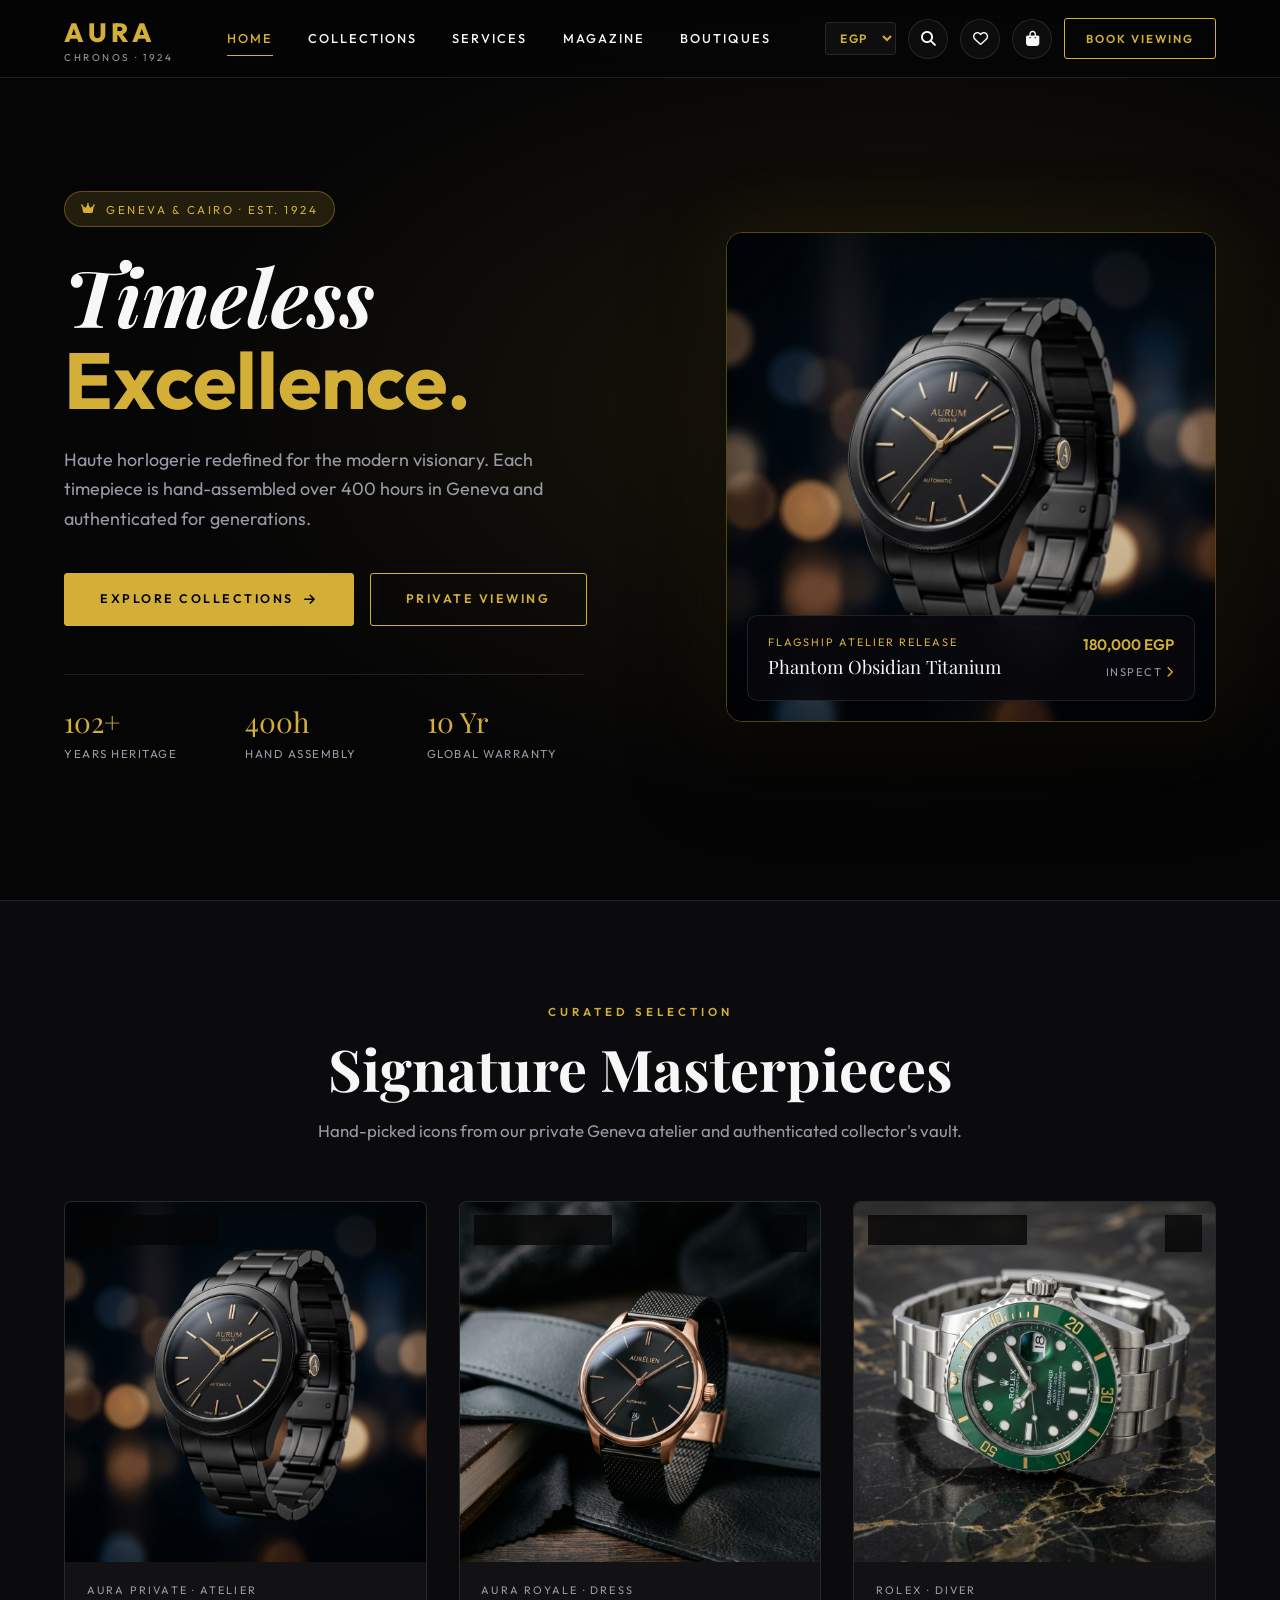
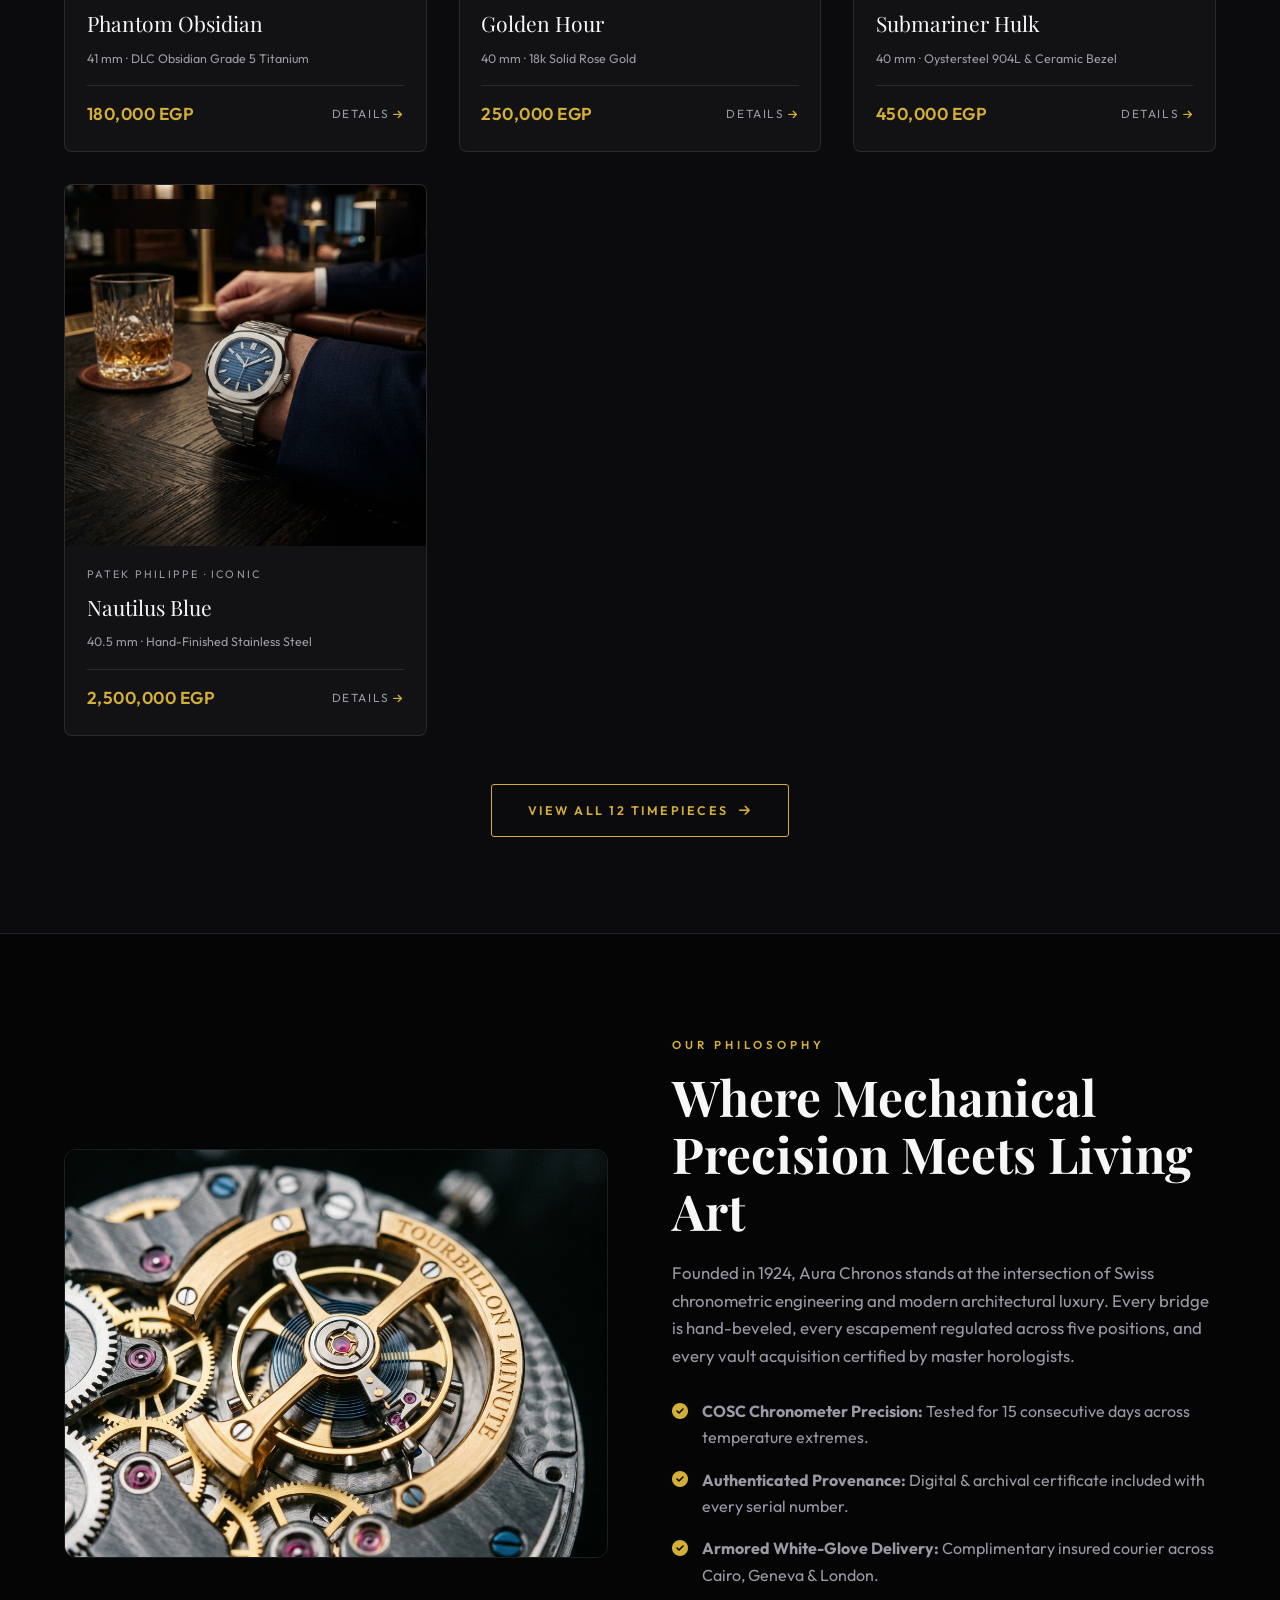
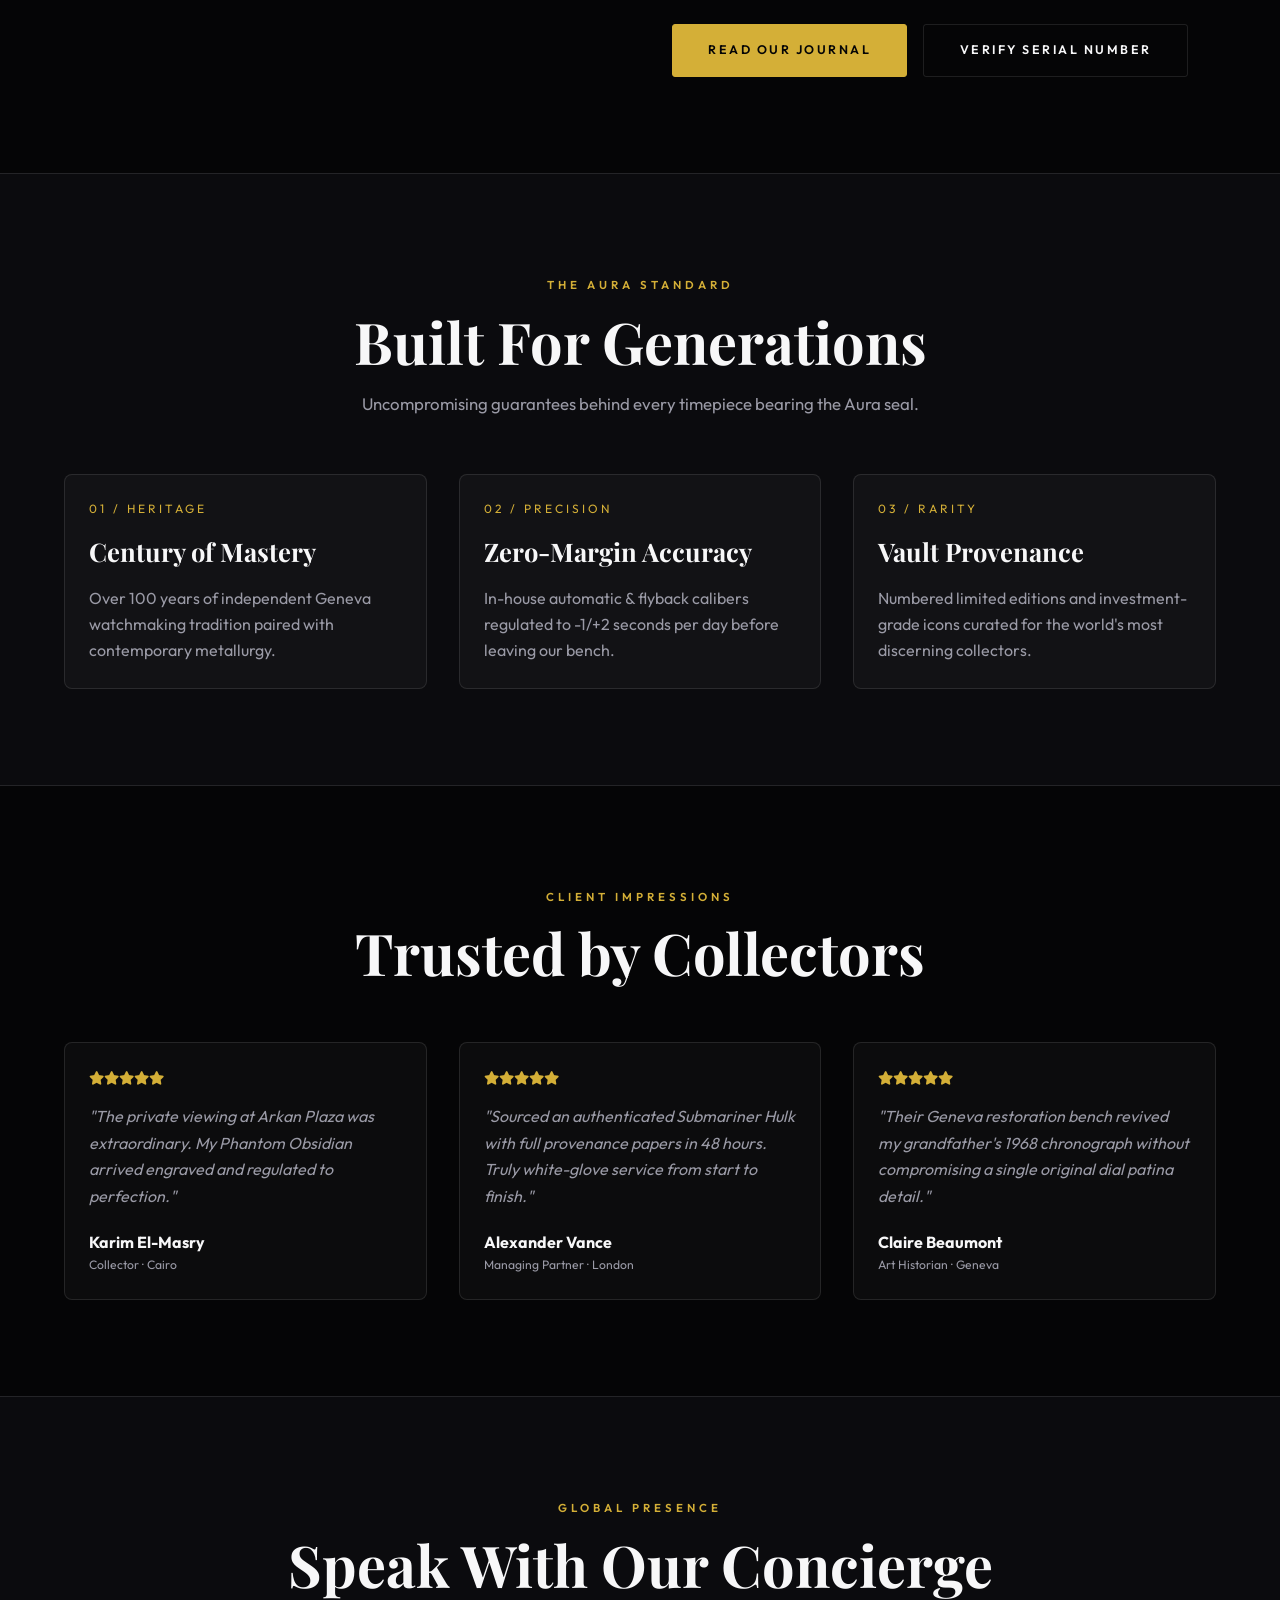
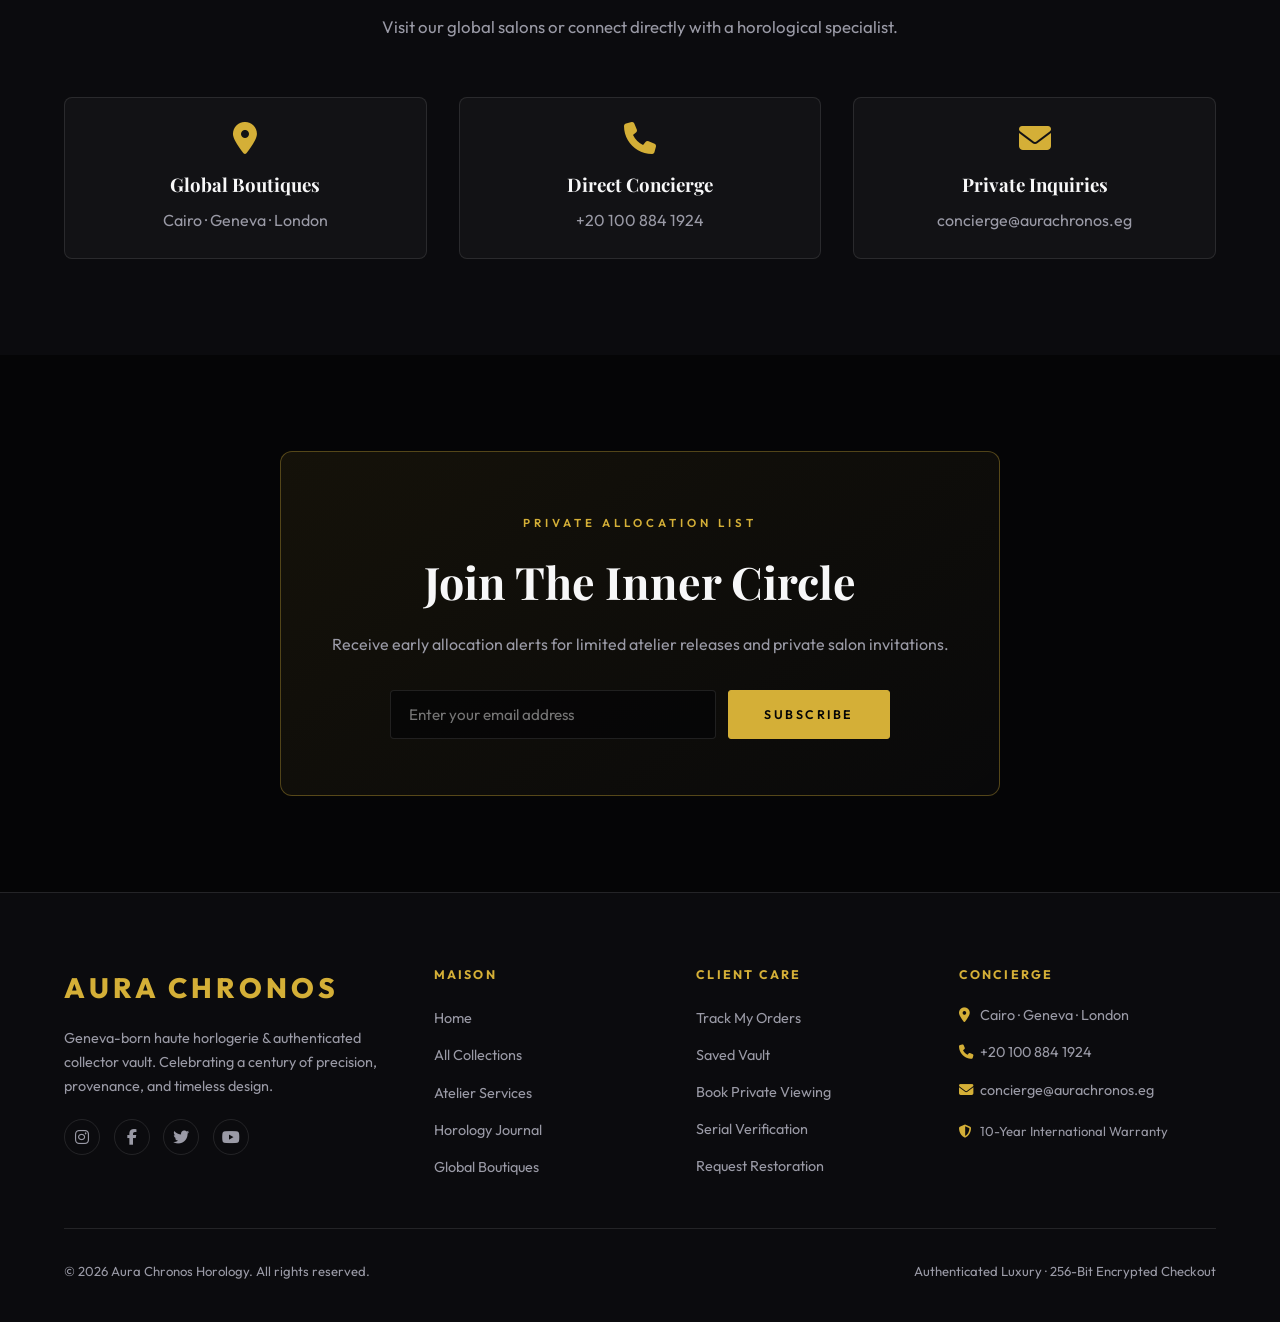
<file: index.html>
<!DOCTYPE html>
<html lang="en">
<head>
    <meta charset="UTF-8">
    <meta name="viewport" content="width=device-width, initial-scale=1.0">
    <meta name="description" content="AURA CHRONOS — Geneva-born haute horlogerie & authenticated luxury timepiece vault. Explore limited-edition watches, bespoke services, and global boutiques.">
    <title>AURA CHRONOS | The Art of Haute Horlogerie</title>
    <link rel="stylesheet" href="style.css">
    <link rel="stylesheet" href="https://cdnjs.cloudflare.com/ajax/libs/font-awesome/6.5.0/css/all.min.css">
</head>
<body>

    <div id="siteNav"></div>

    <!-- HERO SECTION -->
    <header class="hero">
        <div class="hero-inner">
            <div class="hero-content">
                <div class="hero-pill">
                    <i class="fas fa-crown"></i>
                    <span>Geneva &amp; Cairo · Est. 1924</span>
                </div>
                <h1>Timeless <br><span>Excellence.</span></h1>
                <p class="hero-desc">
                    Haute horlogerie redefined for the modern visionary. Each timepiece is hand-assembled over 400 hours in Geneva and authenticated for generations.
                </p>
                <div class="hero-cta-row">
                    <a href="collections.html" class="btn btn-fill">Explore Collections <i class="fas fa-arrow-right"></i></a>
                    <a href="boutiques.html#appointment" class="btn">Private Viewing</a>
                </div>
                <div class="hero-metrics">
                    <div>
                        <div class="metric-val">102+</div>
                        <div class="metric-label">Years Heritage</div>
                    </div>
                    <div>
                        <div class="metric-val">400h</div>
                        <div class="metric-label">Hand Assembly</div>
                    </div>
                    <div>
                        <div class="metric-val">10 Yr</div>
                        <div class="metric-label">Global Warranty</div>
                    </div>
                </div>
            </div>

            <div class="hero-visual">
                <div class="hero-visual-frame">
                    <img src="assets/hero.png" alt="Aura Chronos Phantom Obsidian Luxury Timepiece">
                    <div class="hero-floating-card">
                        <div>
                            <div class="meta-brand">Flagship Atelier Release</div>
                            <div class="meta-name">Phantom Obsidian Titanium</div>
                        </div>
                        <div style="text-align:right;">
                            <div class="meta-price" id="heroPrice">180,000 EGP</div>
                            <a href="product.html?id=1" style="font-size:0.7rem;letter-spacing:1.5px;text-transform:uppercase;color:var(--text-muted);text-decoration:none;">Inspect <i class="fas fa-chevron-right" style="color:var(--primary);"></i></a>
                        </div>
                    </div>
                </div>
            </div>
        </div>
    </header>

    <!-- FEATURED TIMEPIECES -->
    <section id="featured" style="background: var(--bg-light); border-top: 1px solid var(--glass-border); border-bottom: 1px solid var(--glass-border);">
        <div class="section-header reveal">
            <span class="section-kicker">Curated Selection</span>
            <h2 class="serif">Signature Masterpieces</h2>
            <p>Hand-picked icons from our private Geneva atelier and authenticated collector's vault.</p>
        </div>

        <div class="grid" id="featuredGrid"></div>

        <div style="text-align:center;margin-top:3rem;">
            <a href="collections.html" class="btn">View All 12 Timepieces <i class="fas fa-arrow-right"></i></a>
        </div>
    </section>

    <!-- HERITAGE & CRAFTSMANSHIP -->
    <section id="about">
        <div class="split-section">
            <div class="split-media reveal">
                <img src="assets/magazine1.png" alt="Aura Chronos Mechanical Tourbillon Movement">
            </div>
            <div class="reveal">
                <span class="section-kicker">Our Philosophy</span>
                <h2 class="serif" style="font-size:clamp(2rem,4vw,3.1rem);line-height:1.15;margin-bottom:1.25rem;">Where Mechanical Precision Meets Living Art</h2>
                <p style="color:var(--text-muted);font-size:1.05rem;">
                    Founded in 1924, Aura Chronos stands at the intersection of Swiss chronometric engineering and modern architectural luxury. Every bridge is hand-beveled, every escapement regulated across five positions, and every vault acquisition certified by master horologists.
                </p>
                <ul class="feature-list">
                    <li><i class="fas fa-check-circle"></i><span><strong>COSC Chronometer Precision:</strong> Tested for 15 consecutive days across temperature extremes.</span></li>
                    <li><i class="fas fa-check-circle"></i><span><strong>Authenticated Provenance:</strong> Digital &amp; archival certificate included with every serial number.</span></li>
                    <li><i class="fas fa-check-circle"></i><span><strong>Armored White-Glove Delivery:</strong> Complimentary insured courier across Cairo, Geneva &amp; London.</span></li>
                </ul>
                <div style="display:flex;gap:1rem;flex-wrap:wrap;">
                    <a href="magazine.html" class="btn btn-fill">Read Our Journal</a>
                    <a href="services.html#verify" class="btn btn-ghost">Verify Serial Number</a>
                </div>
            </div>
        </div>
    </section>

    <!-- THREE PILLARS -->
    <section id="features" style="background: var(--bg-light); border-top: 1px solid var(--glass-border); border-bottom: 1px solid var(--glass-border);">
        <div class="section-header reveal">
            <span class="section-kicker">The Aura Standard</span>
            <h2 class="serif">Built For Generations</h2>
            <p>Uncompromising guarantees behind every timepiece bearing the Aura seal.</p>
        </div>
        <div class="grid-3">
            <div class="card reveal">
                <span style="font-size:0.75rem;letter-spacing:3px;color:var(--primary);margin-bottom:0.75rem;">01 / HERITAGE</span>
                <h3 class="serif" style="font-size:1.6rem;margin-bottom:0.75rem;">Century of Mastery</h3>
                <p style="color:var(--text-muted);">Over 100 years of independent Geneva watchmaking tradition paired with contemporary metallurgy.</p>
            </div>
            <div class="card reveal">
                <span style="font-size:0.75rem;letter-spacing:3px;color:var(--primary);margin-bottom:0.75rem;">02 / PRECISION</span>
                <h3 class="serif" style="font-size:1.6rem;margin-bottom:0.75rem;">Zero-Margin Accuracy</h3>
                <p style="color:var(--text-muted);">In-house automatic &amp; flyback calibers regulated to -1/+2 seconds per day before leaving our bench.</p>
            </div>
            <div class="card reveal">
                <span style="font-size:0.75rem;letter-spacing:3px;color:var(--primary);margin-bottom:0.75rem;">03 / RARITY</span>
                <h3 class="serif" style="font-size:1.6rem;margin-bottom:0.75rem;">Vault Provenance</h3>
                <p style="color:var(--text-muted);">Numbered limited editions and investment-grade icons curated for the world's most discerning collectors.</p>
            </div>
        </div>
    </section>

    <!-- COLLECTOR VOICES -->
    <section>
        <div class="section-header reveal">
            <span class="section-kicker">Client Impressions</span>
            <h2 class="serif">Trusted by Collectors</h2>
        </div>
        <div class="grid-3">
            <div class="card reveal">
                <div style="color:var(--primary);margin-bottom:0.9rem;font-size:0.85rem;">
                    <i class="fas fa-star"></i><i class="fas fa-star"></i><i class="fas fa-star"></i><i class="fas fa-star"></i><i class="fas fa-star"></i>
                </div>
                <p style="color:var(--text-muted);font-style:italic;margin-bottom:1.25rem;">"The private viewing at Arkan Plaza was extraordinary. My Phantom Obsidian arrived engraved and regulated to perfection."</p>
                <div style="margin-top:auto;">
                    <strong>Karim El-Masry</strong>
                    <div style="font-size:0.76rem;color:var(--text-muted);">Collector · Cairo</div>
                </div>
            </div>
            <div class="card reveal">
                <div style="color:var(--primary);margin-bottom:0.9rem;font-size:0.85rem;">
                    <i class="fas fa-star"></i><i class="fas fa-star"></i><i class="fas fa-star"></i><i class="fas fa-star"></i><i class="fas fa-star"></i>
                </div>
                <p style="color:var(--text-muted);font-style:italic;margin-bottom:1.25rem;">"Sourced an authenticated Submariner Hulk with full provenance papers in 48 hours. Truly white-glove service from start to finish."</p>
                <div style="margin-top:auto;">
                    <strong>Alexander Vance</strong>
                    <div style="font-size:0.76rem;color:var(--text-muted);">Managing Partner · London</div>
                </div>
            </div>
            <div class="card reveal">
                <div style="color:var(--primary);margin-bottom:0.9rem;font-size:0.85rem;">
                    <i class="fas fa-star"></i><i class="fas fa-star"></i><i class="fas fa-star"></i><i class="fas fa-star"></i><i class="fas fa-star"></i>
                </div>
                <p style="color:var(--text-muted);font-style:italic;margin-bottom:1.25rem;">"Their Geneva restoration bench revived my grandfather's 1968 chronograph without compromising a single original dial patina detail."</p>
                <div style="margin-top:auto;">
                    <strong>Claire Beaumont</strong>
                    <div style="font-size:0.76rem;color:var(--text-muted);">Art Historian · Geneva</div>
                </div>
            </div>
        </div>
    </section>

    <!-- CONTACT / CONCIERGE -->
    <section id="contact" style="background: var(--bg-light); border-top: 1px solid var(--glass-border);">
        <div class="section-header reveal">
            <span class="section-kicker">Global Presence</span>
            <h2 class="serif">Speak With Our Concierge</h2>
            <p>Visit our global salons or connect directly with a horological specialist.</p>
        </div>
        <div class="grid-3">
            <a href="boutiques.html" class="card reveal" style="text-align:center;align-items:center;">
                <i class="fas fa-map-marker-alt" style="color:var(--primary);font-size:2rem;margin-bottom:1rem;"></i>
                <h3 class="serif" style="margin-bottom:0.4rem;">Global Boutiques</h3>
                <p style="color:var(--text-muted);">Cairo · Geneva · London</p>
            </a>
            <a href="tel:+201008841924" class="card reveal" style="text-align:center;align-items:center;">
                <i class="fas fa-phone" style="color:var(--primary);font-size:2rem;margin-bottom:1rem;"></i>
                <h3 class="serif" style="margin-bottom:0.4rem;">Direct Concierge</h3>
                <p style="color:var(--text-muted);">+20 100 884 1924</p>
            </a>
            <a href="mailto:concierge@aurachronos.eg" class="card reveal" style="text-align:center;align-items:center;">
                <i class="fas fa-envelope" style="color:var(--primary);font-size:2rem;margin-bottom:1rem;"></i>
                <h3 class="serif" style="margin-bottom:0.4rem;">Private Inquiries</h3>
                <p style="color:var(--text-muted);">concierge@aurachronos.eg</p>
            </a>
        </div>
    </section>

    <!-- NEWSLETTER -->
    <section id="newsletter">
        <div class="newsletter-box reveal">
            <span class="section-kicker">Private Allocation List</span>
            <h2 class="serif" style="font-size:clamp(1.9rem,3.5vw,2.8rem);margin-bottom:0.75rem;">Join The Inner Circle</h2>
            <p style="color:var(--text-muted);">Receive early allocation alerts for limited atelier releases and private salon invitations.</p>
            <form class="newsletter-form" id="newsletterForm">
                <input type="email" id="newsletterEmail" placeholder="Enter your email address" required>
                <button type="submit" class="btn btn-fill">Subscribe</button>
            </form>
            <div id="newsletterStatus" style="margin-top:1rem;font-size:0.86rem;color:var(--success);display:none;"></div>
        </div>
    </section>

    <div id="siteFooter"></div>

    <script src="data.js"></script>
    <script src="script.js"></script>
    <script>
        function renderHomeContent() {
            const heroPrice = document.getElementById('heroPrice');
            if (heroPrice) heroPrice.textContent = AuraApp.formatPrice(products[0].priceNum);

            const grid = document.getElementById('featuredGrid');
            if (grid) {
                const featured = products.filter(p => p.featured);
                grid.innerHTML = featured.map(p => AuraApp.renderWatchCard(p)).join('');
                AuraApp.observeReveals();
            }
        }

        document.addEventListener('DOMContentLoaded', () => {
            renderHomeContent();
            window.addEventListener('aura:currencyChange', renderHomeContent);

            const form = document.getElementById('newsletterForm');
            const status = document.getElementById('newsletterStatus');
            const savedEmail = localStorage.getItem(AuraApp.STORAGE_KEYS.NEWSLETTER);
            if (savedEmail && status) {
                status.style.display = 'block';
                status.innerHTML = `<i class="fas fa-check-circle"></i> Subscribed to Inner Circle allocations as <strong>${savedEmail}</strong>`;
            }

            form?.addEventListener('submit', (e) => {
                e.preventDefault();
                const emailInput = document.getElementById('newsletterEmail');
                const email = emailInput.value.trim();
                if (!email) return;
                localStorage.setItem(AuraApp.STORAGE_KEYS.NEWSLETTER, email);
                status.style.display = 'block';
                status.innerHTML = `<i class="fas fa-check-circle"></i> Welcome to the Inner Circle, <strong>${email}</strong>. Your collector privilege code: <strong>AURA10</strong>`;
                emailInput.value = '';
                AuraApp.showToast('Subscribed to Aura Inner Circle!');
            });
        });
    </script>
</body>
</html>
</file>
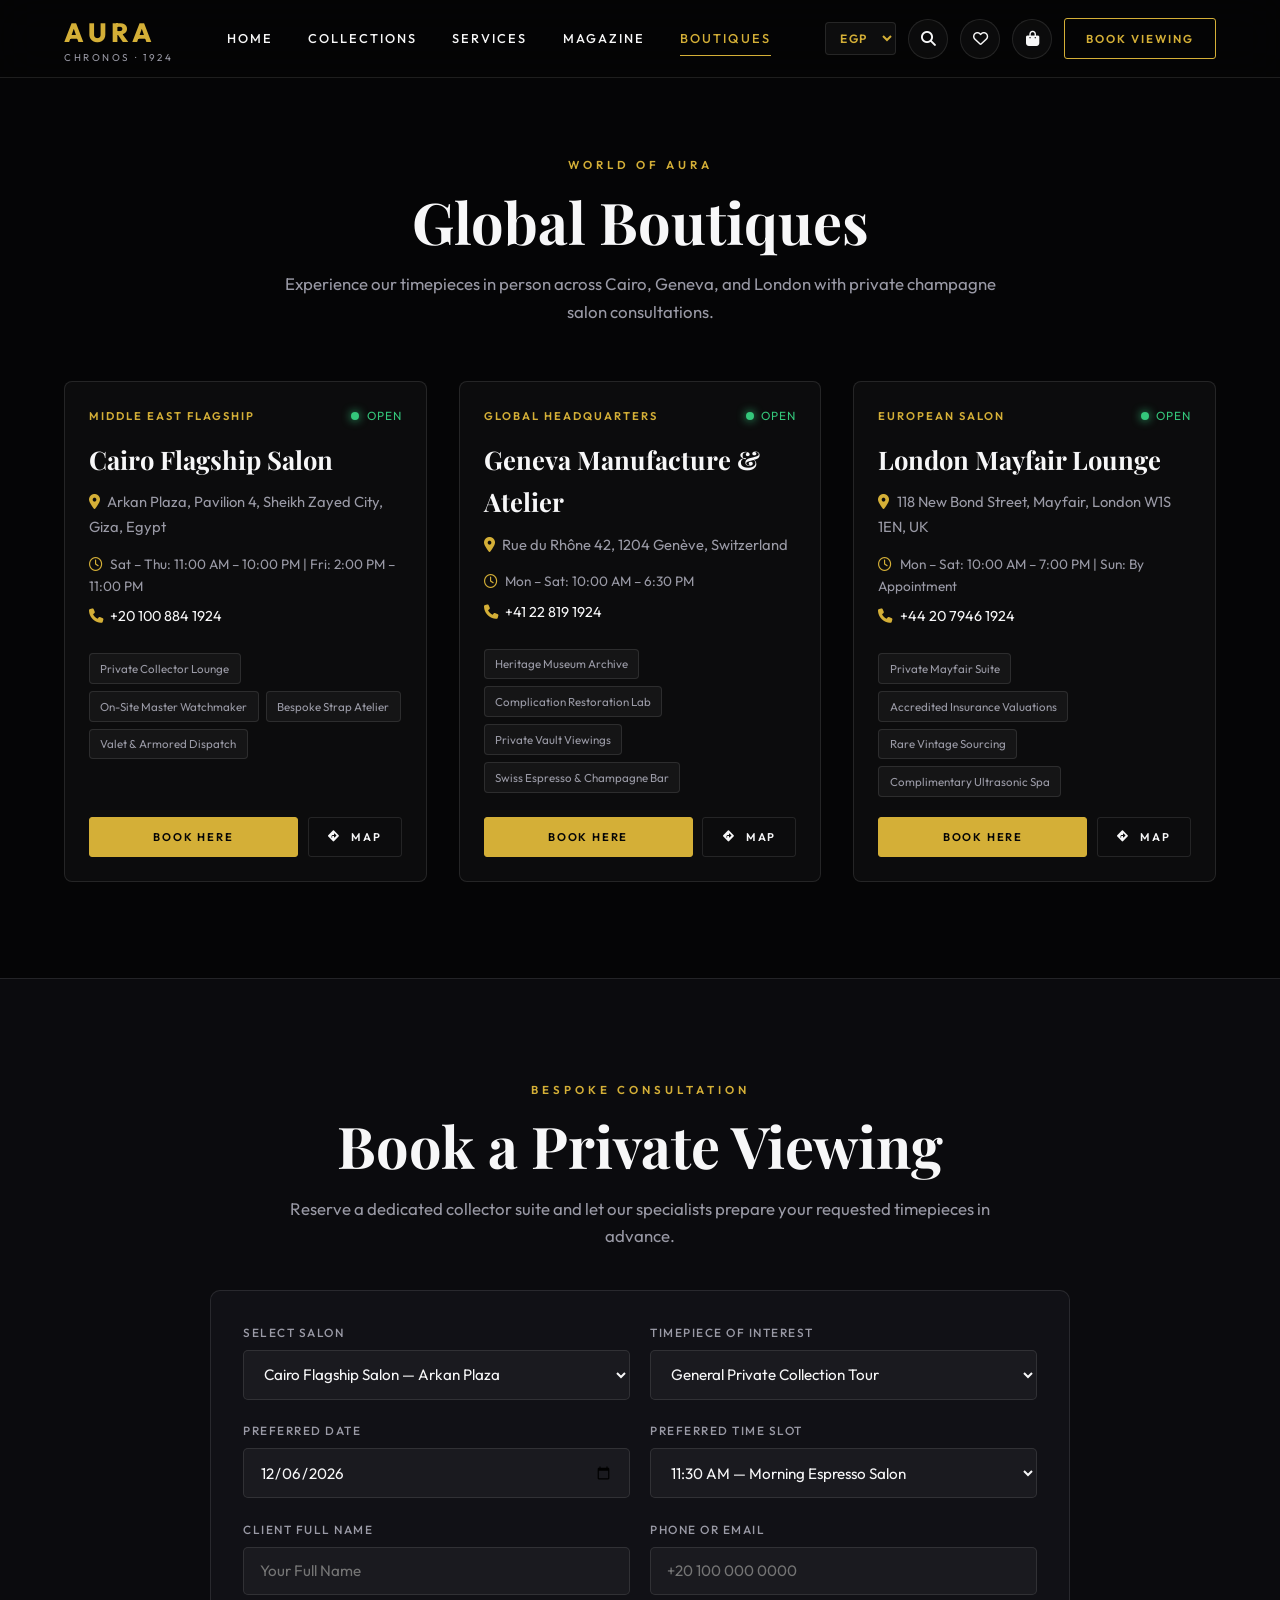
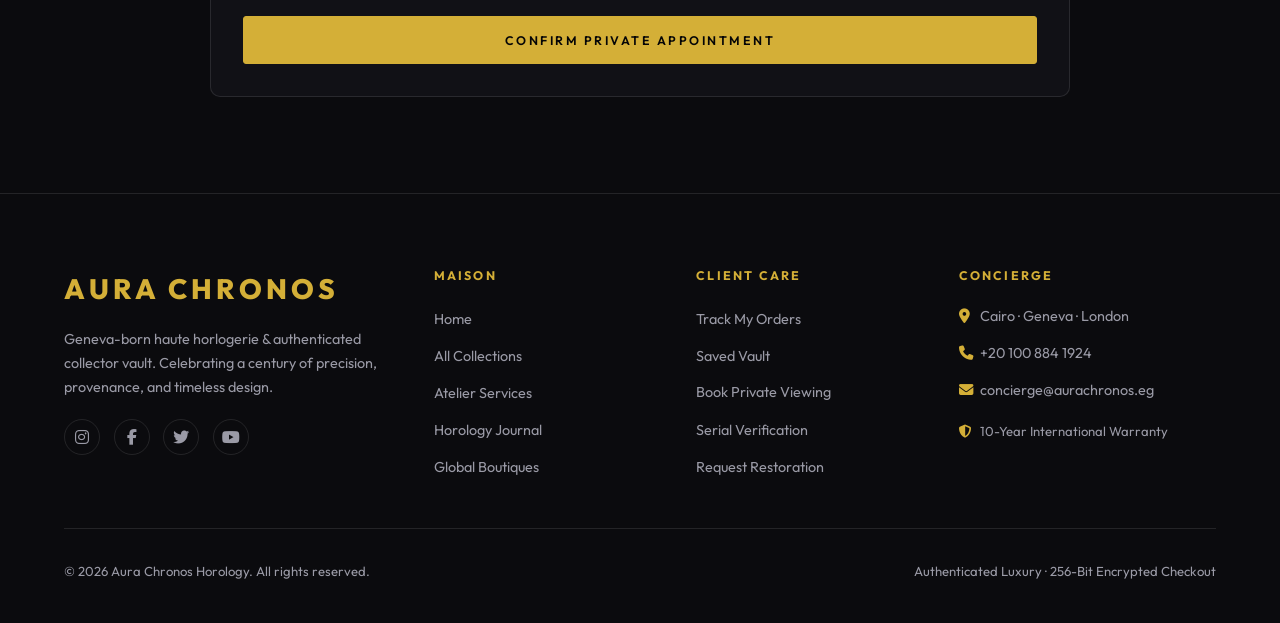
<file: boutiques.html>
<!DOCTYPE html>
<html lang="en">
<head>
    <meta charset="UTF-8">
    <meta name="viewport" content="width=device-width, initial-scale=1.0">
    <title>Global Boutiques &amp; Appointments | AURA CHRONOS</title>
    <link rel="stylesheet" href="style.css">
    <link rel="stylesheet" href="https://cdnjs.cloudflare.com/ajax/libs/font-awesome/6.5.0/css/all.min.css">
</head>
<body>

    <div id="siteNav"></div>

    <section class="page-top">
        <div class="section-header reveal">
            <span class="section-kicker">World of Aura</span>
            <h1 class="serif">Global Boutiques</h1>
            <p>Experience our timepieces in person across Cairo, Geneva, and London with private champagne salon consultations.</p>
        </div>

        <div class="grid-3" id="boutiquesGrid"></div>
    </section>

    <!-- PRIVATE APPOINTMENT BOOKING -->
    <section id="appointment" style="background: var(--bg-light); border-top: 1px solid var(--glass-border);">
        <div class="container" style="max-width:860px;padding:0;">
            <div class="section-header reveal" style="margin-bottom:2.5rem;">
                <span class="section-kicker">Bespoke Consultation</span>
                <h2 class="serif">Book a Private Viewing</h2>
                <p>Reserve a dedicated collector suite and let our specialists prepare your requested timepieces in advance.</p>
            </div>

            <div class="panel reveal">
                <form id="appointmentForm">
                    <div class="form-grid-2">
                        <div class="form-group">
                            <label>Select Salon</label>
                            <select id="apptBoutique">
                                <option value="Cairo Flagship Salon (Arkan Plaza)">Cairo Flagship Salon — Arkan Plaza</option>
                                <option value="Geneva Manufacture & Atelier">Geneva Manufacture — Rue du Rhône 42</option>
                                <option value="London Mayfair Lounge">London Mayfair Lounge — New Bond St</option>
                            </select>
                        </div>
                        <div class="form-group">
                            <label>Timepiece of Interest</label>
                            <select id="apptWatch"></select>
                        </div>
                    </div>
                    <div class="form-grid-2">
                        <div class="form-group">
                            <label>Preferred Date</label>
                            <input type="date" id="apptDate" required>
                        </div>
                        <div class="form-group">
                            <label>Preferred Time Slot</label>
                            <select id="apptTime">
                                <option value="11:30 AM">11:30 AM — Morning Espresso Salon</option>
                                <option value="2:00 PM">2:00 PM — Afternoon Viewing</option>
                                <option value="5:00 PM">5:00 PM — Sunset Private Suite</option>
                                <option value="7:30 PM">7:30 PM — Evening VIP Consultation</option>
                            </select>
                        </div>
                    </div>
                    <div class="form-grid-2">
                        <div class="form-group">
                            <label>Client Full Name</label>
                            <input type="text" id="apptName" placeholder="Your Full Name" required>
                        </div>
                        <div class="form-group">
                            <label>Phone or Email</label>
                            <input type="text" id="apptContact" placeholder="+20 100 000 0000" required>
                        </div>
                    </div>
                    <button type="submit" class="btn btn-fill" style="width:100%;">Confirm Private Appointment</button>
                </form>

                <div id="apptConfirmation" style="display:none;margin-top:1.5rem;padding:1.25rem;border:1px solid var(--gold-border);background:var(--primary-soft);border-radius:8px;"></div>
            </div>
        </div>
    </section>

    <div id="siteFooter"></div>

    <script src="data.js"></script>
    <script src="script.js"></script>
    <script>
        function renderBoutiques() {
            const grid = document.getElementById('boutiquesGrid');
            grid.innerHTML = boutiquesData.map(b => `
                <div class="card reveal">
                    <div style="display:flex;justify-content:space-between;align-items:center;margin-bottom:0.75rem;">
                        <span style="font-size:0.7rem;letter-spacing:2px;text-transform:uppercase;color:var(--primary);font-weight:600;">${b.badge}</span>
                        <span class="boutique-status" style="margin:0;"><span class="availability-dot"></span> Open</span>
                    </div>
                    <h3 class="serif" style="font-size:1.6rem;margin-bottom:0.65rem;">${b.name}</h3>
                    <p style="color:var(--text-muted);font-size:0.92rem;margin-bottom:0.85rem;"><i class="fas fa-map-marker-alt" style="color:var(--primary);margin-right:0.45rem;"></i>${b.address}</p>
                    <p style="color:var(--text-muted);font-size:0.85rem;margin-bottom:0.5rem;"><i class="far fa-clock" style="color:var(--primary);margin-right:0.45rem;"></i>${b.hours}</p>
                    <p style="font-size:0.9rem;margin-bottom:0.5rem;"><i class="fas fa-phone" style="color:var(--primary);margin-right:0.45rem;"></i><a href="tel:${b.phone.replace(/\s+/g, '')}" style="text-decoration:none;">${b.phone}</a></p>
                    <div class="tag-list">
                        ${b.features.map(f => `<span class="tag-chip">${f}</span>`).join('')}
                    </div>
                    <div style="margin-top:auto;display:flex;gap:0.6rem;flex-wrap:wrap;">
                        <button class="btn btn-fill btn-sm" style="flex:1;" onclick="preselectBoutique('${b.name}')">Book Here</button>
                        <a href="${b.mapUrl}" target="_blank" rel="noopener" class="btn btn-ghost btn-sm"><i class="fas fa-directions"></i> Map</a>
                    </div>
                </div>
            `).join('');
            AuraApp.observeReveals();
        }

        function preselectBoutique(name) {
            const sel = document.getElementById('apptBoutique');
            for (const opt of sel.options) {
                if (opt.value.includes(name.split(' ')[0])) {
                    sel.value = opt.value;
                    break;
                }
            }
            document.getElementById('appointment').scrollIntoView({ behavior: 'smooth' });
        }

        document.addEventListener('DOMContentLoaded', () => {
            renderBoutiques();

            // Populate Watch Select
            const watchSel = document.getElementById('apptWatch');
            watchSel.innerHTML = `<option value="General Private Collection Tour">General Private Collection Tour</option>` +
                products.map(p => `<option value="${p.name} (${p.brand})">${p.name} — ${p.brand}</option>`).join('');

            const preWatch = new URLSearchParams(window.location.search).get('watch');
            if (preWatch) {
                for (const opt of watchSel.options) {
                    if (opt.value.toLowerCase().includes(preWatch.toLowerCase())) {
                        watchSel.value = opt.value;
                        break;
                    }
                }
            }

            // Default minimum date = today
            const dateInput = document.getElementById('apptDate');
            const today = new Date().toISOString().split('T')[0];
            dateInput.min = today;
            const tomorrow = new Date(Date.now() + 86400000).toISOString().split('T')[0];
            dateInput.value = tomorrow;

            document.getElementById('appointmentForm').addEventListener('submit', (e) => {
                e.preventDefault();
                const ref = `VIP-${Math.floor(1000 + Math.random() * 9000)}`;
                const appt = {
                    ref,
                    boutique: document.getElementById('apptBoutique').value,
                    watch: document.getElementById('apptWatch').value,
                    date: document.getElementById('apptDate').value,
                    time: document.getElementById('apptTime').value,
                    name: document.getElementById('apptName').value.trim(),
                    contact: document.getElementById('apptContact').value.trim()
                };
                AuraApp.saveAppointment(appt);

                const box = document.getElementById('apptConfirmation');
                box.style.display = 'block';
                box.innerHTML = `
                    <div style="display:flex;align-items:start;gap:0.85rem;">
                        <i class="fas fa-calendar-check" style="color:var(--primary);font-size:1.5rem;margin-top:0.2rem;"></i>
                        <div>
                            <h4 class="serif" style="font-size:1.25rem;margin-bottom:0.25rem;">Private Viewing Confirmed · ${appt.ref}</h4>
                            <p style="font-size:0.9rem;color:var(--text-muted);">
                                We look forward to welcoming <strong>${appt.name}</strong> at <strong>${appt.boutique}</strong> on <strong>${appt.date}</strong> at <strong>${appt.time}</strong> to present the <strong>${appt.watch}</strong>.
                            </p>
                        </div>
                    </div>
                `;
                e.target.reset();
                dateInput.value = tomorrow;
                AuraApp.showToast(`Appointment ${ref} confirmed!`);
            });
        });
    </script>
</body>
</html>
</file>
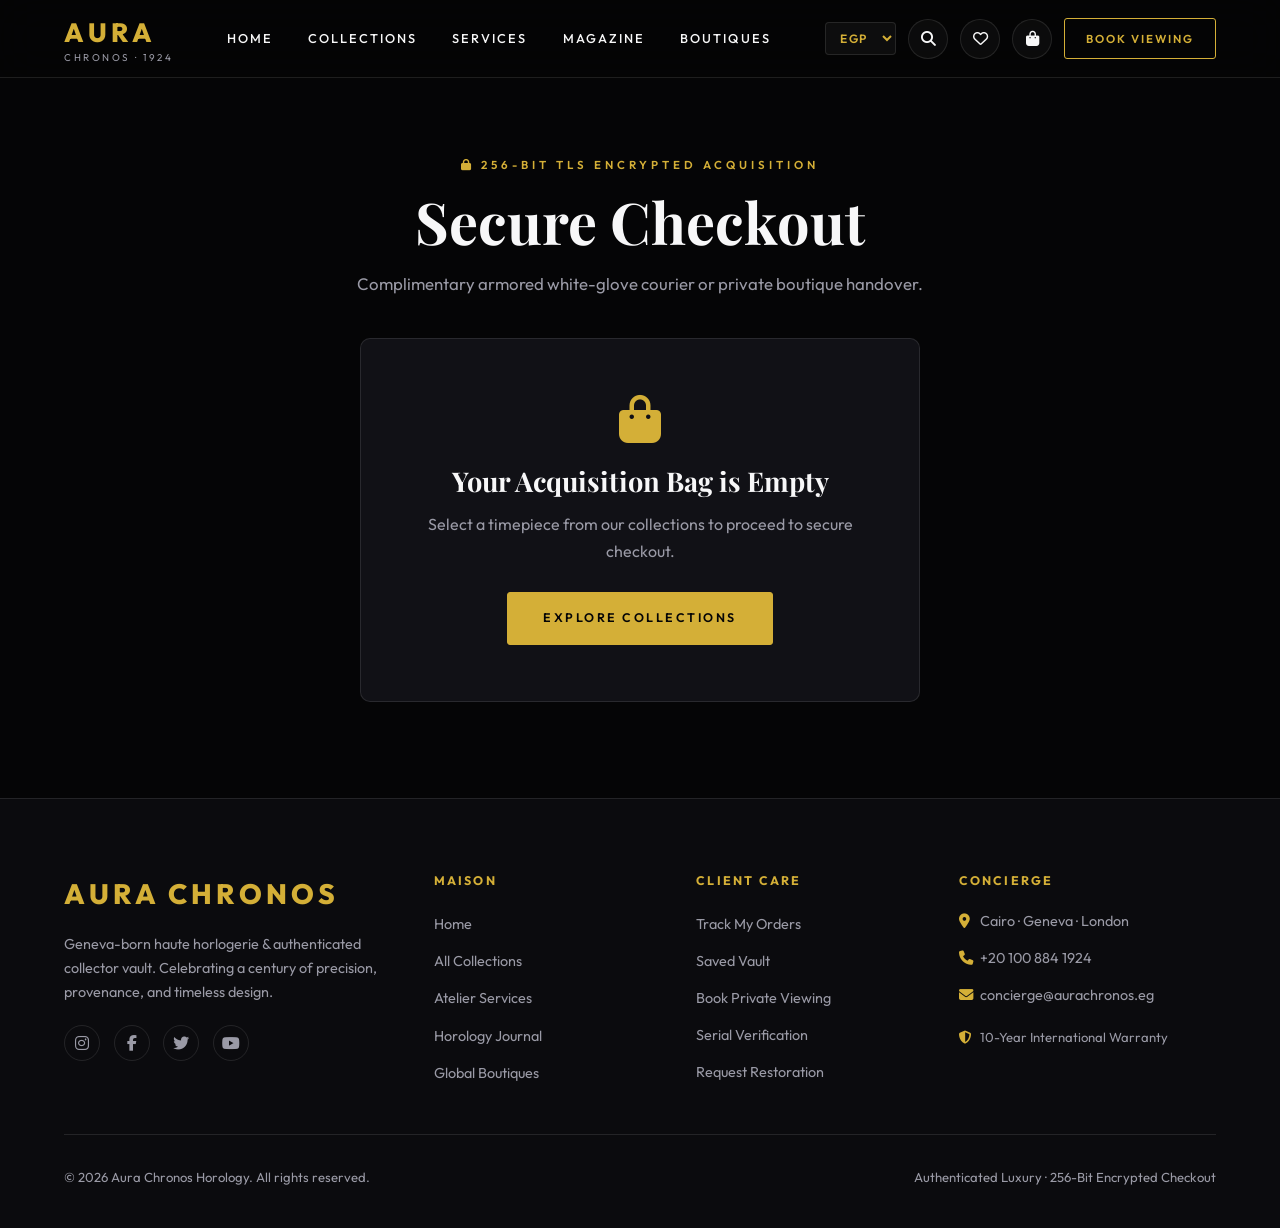
<file: checkout.html>
<!DOCTYPE html>
<html lang="en">
<head>
    <meta charset="UTF-8">
    <meta name="viewport" content="width=device-width, initial-scale=1.0">
    <title>Secure Checkout | AURA CHRONOS</title>
    <link rel="stylesheet" href="style.css">
    <link rel="stylesheet" href="https://cdnjs.cloudflare.com/ajax/libs/font-awesome/6.5.0/css/all.min.css">
</head>
<body>

    <div id="siteNav"></div>

    <section class="page-top">
        <div class="section-header" style="margin-bottom:2.5rem;">
            <span class="section-kicker"><i class="fas fa-lock"></i> 256-Bit TLS Encrypted Acquisition</span>
            <h1 class="serif">Secure Checkout</h1>
            <p>Complimentary armored white-glove courier or private boutique handover.</p>
        </div>

        <div id="checkoutContainer"></div>
    </section>

    <!-- ORDER SUCCESS OVERLAY -->
    <div id="successOverlay" class="modal-overlay">
        <div class="modal-box" style="max-width:600px;text-align:center;padding:2.75rem 2rem;">
            <i class="fas fa-check-circle" style="color:var(--primary);font-size:4.5rem;margin-bottom:1.25rem;"></i>
            <span class="section-kicker">Acquisition Confirmed</span>
            <h2 class="serif" style="font-size:2.2rem;margin-bottom:0.65rem;">Thank You for Your Order</h2>
            <p style="color:var(--text-muted);margin-bottom:1.5rem;">Your timepiece is now undergoing final chronometric inspection before armored dispatch.</p>
            <div id="receiptBox" style="background:var(--glass);border:1px solid var(--glass-border);border-radius:8px;padding:1.25rem;text-align:left;margin-bottom:1.75rem;"></div>
            <div style="display:flex;gap:0.85rem;justify-content:center;flex-wrap:wrap;">
                <a href="collections.html" class="btn btn-fill btn-sm">Continue Exploring</a>
                <a href="index.html" class="btn btn-sm">Return Home</a>
            </div>
        </div>
    </div>

    <div id="siteFooter"></div>

    <script src="data.js"></script>
    <script src="script.js"></script>
    <script>
        const urlParams = new URLSearchParams(window.location.search);
        const directId = parseInt(urlParams.get('id'), 10);
        const directEngraving = urlParams.get('engraving') || '';

        let paymentMethod = 'card';
        let discountRate = 0;
        let appliedPromo = '';

        function getCheckoutItems() {
            if (!isNaN(directId)) {
                const p = products.find(pr => pr.id === directId);
                if (p) return [{ product: p, qty: 1, engraving: directEngraving }];
            }
            return AuraApp.getCart().map(item => {
                const p = products.find(pr => pr.id === item.id);
                return p ? { product: p, qty: item.qty, engraving: item.engraving || '' } : null;
            }).filter(Boolean);
        }

        function renderCheckout() {
            const host = document.getElementById('checkoutContainer');
            const items = getCheckoutItems();

            if (items.length === 0) {
                host.innerHTML = `
                    <div class="panel" style="max-width:560px;margin:0 auto;text-align:center;padding:3.5rem 2rem;">
                        <i class="fas fa-shopping-bag" style="font-size:3rem;color:var(--primary);margin-bottom:1rem;"></i>
                        <h3 class="serif" style="font-size:1.7rem;margin-bottom:0.5rem;">Your Acquisition Bag is Empty</h3>
                        <p style="color:var(--text-muted);margin-bottom:1.75rem;">Select a timepiece from our collections to proceed to secure checkout.</p>
                        <a href="collections.html" class="btn btn-fill">Explore Collections</a>
                    </div>
                `;
                return;
            }

            host.innerHTML = `
                <form id="checkoutForm" class="checkout-layout">
                    <!-- LEFT: CLIENT, DELIVERY, PAYMENT -->
                    <div style="display:flex;flex-direction:column;gap:1.75rem;">
                        <div class="panel">
                            <h3 class="panel-title serif"><i class="fas fa-user-shield"></i> 1. Client &amp; Delivery Details</h3>
                            <div class="form-grid-2">
                                <div class="form-group">
                                    <label>Full Name</label>
                                    <input type="text" id="clientName" placeholder="e.g., Karim El-Masry" required>
                                </div>
                                <div class="form-group">
                                    <label>Email Address</label>
                                    <input type="email" id="clientEmail" placeholder="client@domain.com" required>
                                </div>
                            </div>
                            <div class="form-grid-2">
                                <div class="form-group">
                                    <label>Phone Number</label>
                                    <input type="tel" id="clientPhone" placeholder="+20 100 000 0000" required>
                                </div>
                                <div class="form-group">
                                    <label>Delivery Method</label>
                                    <select id="deliveryMethod">
                                        <option value="Armored White-Glove Courier">Armored White-Glove Courier (Free)</option>
                                        <option value="Cairo Flagship Salon Pickup">Private Pickup — Cairo Arkan Plaza</option>
                                        <option value="Geneva Atelier Pickup">Private Pickup — Geneva Rue du Rhône</option>
                                        <option value="London Mayfair Pickup">Private Pickup — London New Bond St</option>
                                    </select>
                                </div>
                            </div>
                            <div class="form-grid-2">
                                <div class="form-group">
                                    <label>City / Region</label>
                                    <input type="text" id="clientCity" placeholder="Cairo, Egypt" required>
                                </div>
                                <div class="form-group">
                                    <label>Street Address</label>
                                    <input type="text" id="clientAddress" placeholder="Building, Street, District" required>
                                </div>
                            </div>
                        </div>

                        <div class="panel">
                            <h3 class="panel-title serif"><i class="fas fa-credit-card"></i> 2. Payment Method</h3>
                            <div class="payment-tabs">
                                <button type="button" class="payment-tab active" data-method="card" onclick="selectPayment('card')">
                                    <i class="fas fa-credit-card"></i><span>Card</span>
                                </button>
                                <button type="button" class="payment-tab" data-method="apple" onclick="selectPayment('apple')">
                                    <i class="fab fa-apple-pay" style="font-size:1.5rem;"></i><span>Apple Pay</span>
                                </button>
                                <button type="button" class="payment-tab" data-method="wire" onclick="selectPayment('wire')">
                                    <i class="fas fa-university"></i><span>Private Wire</span>
                                </button>
                            </div>

                            <div id="paymentFieldsCard">
                                <div class="form-group">
                                    <label>Cardholder Name</label>
                                    <input type="text" id="cardName" placeholder="NAME ON CARD" required>
                                </div>
                                <div class="form-group">
                                    <label>Card Number</label>
                                    <input type="text" id="cardNumber" placeholder="4532 0192 8473 1924" maxlength="19" required>
                                </div>
                                <div class="form-grid-2">
                                    <div class="form-group">
                                        <label>Expiry Date</label>
                                        <input type="text" id="cardExpiry" placeholder="MM/YY" maxlength="5" required>
                                    </div>
                                    <div class="form-group">
                                        <label>Security Code (CVV)</label>
                                        <input type="password" id="cardCvv" placeholder="•••" maxlength="4" required>
                                    </div>
                                </div>
                            </div>

                            <div id="paymentFieldsAlt" style="display:none;padding:1.25rem;border:1px solid var(--gold-border);border-radius:8px;background:var(--primary-soft);font-size:0.9rem;color:var(--text-muted);">
                                <i class="fas fa-shield-alt" style="color:var(--primary);margin-right:0.5rem;"></i>
                                <span id="altPaymentNote">Instant biometric settlement via Apple Pay with full armored transit insurance.</span>
                            </div>
                        </div>
                    </div>

                    <!-- RIGHT: ORDER SUMMARY -->
                    <div class="panel" style="position:sticky;top:calc(var(--nav-height) + 1.5rem);">
                        <h3 class="panel-title serif"><i class="fas fa-gem"></i> Order Summary</h3>
                        <div id="summaryItems"></div>

                        <div style="display:flex;gap:0.5rem;margin:1.25rem 0;">
                            <input type="text" id="promoInput" placeholder="Collector Code (Try AURA10)" style="flex:1;background:rgba(255,255,255,0.04);border:1px solid var(--glass-border);border-radius:4px;padding:0.65rem 0.85rem;color:var(--text);font-size:0.85rem;outline:none;">
                            <button type="button" class="btn btn-sm" onclick="applyPromo()">Apply</button>
                        </div>

                        <div id="summaryTotals"></div>

                        <button type="submit" id="submitOrderBtn" class="btn btn-fill" style="width:100%;margin-top:1.25rem;">
                            <i class="fas fa-lock"></i> Authorize Acquisition
                        </button>
                        <p style="text-align:center;font-size:0.75rem;color:var(--text-muted);margin-top:0.9rem;">
                            <i class="fas fa-shield-alt" style="color:var(--primary);"></i> Includes 10-Year International Warranty &amp; Insured Transit
                        </p>
                    </div>
                </form>
            `;

            updateSummarySection();
            bindCardFormatting();

            document.getElementById('checkoutForm').addEventListener('submit', handleCheckoutSubmit);
        }

        function updateSummarySection() {
            const items = getCheckoutItems();
            const subtotalEGP = items.reduce((sum, i) => sum + i.product.priceNum * i.qty, 0);
            const discountEGP = Math.round(subtotalEGP * discountRate);
            const totalEGP = subtotalEGP - discountEGP;

            const itemsHost = document.getElementById('summaryItems');
            if (itemsHost) {
                itemsHost.innerHTML = items.map(i => `
                    <div class="summary-item">
                        <img src="${i.product.img}" alt="${i.product.name}">
                        <div style="flex:1;min-width:0;">
                            <div style="font-size:0.68rem;letter-spacing:1.5px;color:var(--primary);text-transform:uppercase;">${i.product.brand}</div>
                            <div class="serif" style="font-size:1.02rem;">${i.product.name} ${i.qty > 1 ? `× ${i.qty}` : ''}</div>
                            ${i.engraving ? `<div style="font-size:0.74rem;color:var(--text-muted);">Engraving: "${i.engraving}"</div>` : ''}
                        </div>
                        <div class="price" style="font-size:0.92rem;white-space:nowrap;">${AuraApp.formatPrice(i.product.priceNum * i.qty)}</div>
                    </div>
                `).join('');
            }

            const totalsHost = document.getElementById('summaryTotals');
            if (totalsHost) {
                totalsHost.innerHTML = `
                    <div class="summary-row"><span>Subtotal</span><span>${AuraApp.formatPrice(subtotalEGP)}</span></div>
                    ${discountEGP > 0 ? `<div class="summary-row" style="color:var(--success);"><span>Privilege Code (${appliedPromo})</span><span>− ${AuraApp.formatPrice(discountEGP)}</span></div>` : ''}
                    <div class="summary-row"><span>Armored Delivery &amp; Insurance</span><span style="color:var(--success);">Complimentary</span></div>
                    <div class="summary-row"><span>Luxury Presentation Box</span><span style="color:var(--success);">Included</span></div>
                    <div class="summary-row total"><span>Total Due</span><span>${AuraApp.formatPrice(totalEGP)}</span></div>
                `;
            }
        }

        function selectPayment(method) {
            paymentMethod = method;
            document.querySelectorAll('.payment-tab').forEach(t => t.classList.toggle('active', t.dataset.method === method));
            const cardBlock = document.getElementById('paymentFieldsCard');
            const altBlock = document.getElementById('paymentFieldsAlt');
            const cardInputs = cardBlock.querySelectorAll('input');

            if (method === 'card') {
                cardBlock.style.display = 'block';
                altBlock.style.display = 'none';
                cardInputs.forEach(i => i.required = true);
            } else {
                cardBlock.style.display = 'none';
                altBlock.style.display = 'block';
                cardInputs.forEach(i => i.required = false);
                document.getElementById('altPaymentNote').textContent = method === 'apple'
                    ? 'Instant biometric settlement via Apple Pay with full armored transit insurance.'
                    : 'Your timepiece will be reserved for 48 hours while our Geneva concierge sends dedicated Swiss IBAN wire instructions.';
            }
        }

        function applyPromo() {
            const code = (document.getElementById('promoInput')?.value || '').trim().toUpperCase();
            if (code === 'AURA10' || code === 'VIP') {
                discountRate = 0.10;
                appliedPromo = code;
                updateSummarySection();
                AuraApp.showToast(`Collector privilege ${code} applied (10% off)`);
            } else {
                AuraApp.showToast('Invalid privilege code. Try AURA10.', 'fa-exclamation-circle');
            }
        }

        function bindCardFormatting() {
            const num = document.getElementById('cardNumber');
            const exp = document.getElementById('cardExpiry');
            num?.addEventListener('input', (e) => {
                const digits = e.target.value.replace(/\D/g, '').slice(0, 16);
                e.target.value = digits.replace(/(\d{4})(?=\d)/g, '$1 ');
            });
            exp?.addEventListener('input', (e) => {
                const digits = e.target.value.replace(/\D/g, '').slice(0, 4);
                e.target.value = digits.length > 2 ? `${digits.slice(0, 2)}/${digits.slice(2)}` : digits;
            });
        }

        function handleCheckoutSubmit(e) {
            e.preventDefault();
            const btn = document.getElementById('submitOrderBtn');
            btn.disabled = true;
            btn.innerHTML = '<i class="fas fa-circle-notch fa-spin"></i> Authorizing with Vault...';

            const items = getCheckoutItems();
            const subtotalEGP = items.reduce((sum, i) => sum + i.product.priceNum * i.qty, 0);
            const totalEGP = subtotalEGP - Math.round(subtotalEGP * discountRate);
            const ref = `AUR-2026-${Math.floor(1000 + Math.random() * 9000)}`;
            const clientName = document.getElementById('clientName').value.trim();
            const delivery = document.getElementById('deliveryMethod').value;

            const order = {
                ref,
                clientName,
                delivery,
                paymentMethod,
                date: new Date().toLocaleDateString('en-US', { month: 'short', day: 'numeric', year: 'numeric' }),
                status: 'Confirmed — Preparing Armored Dispatch',
                totalEGP,
                items: items.map(i => ({ id: i.product.id, name: i.product.name, qty: i.qty, engraving: i.engraving }))
            };

            setTimeout(() => {
                AuraApp.saveOrder(order);
                if (isNaN(directId)) AuraApp.clearCart();

                document.getElementById('receiptBox').innerHTML = `
                    <div class="summary-row"><span>Order Reference</span><strong style="color:var(--primary);">${order.ref}</strong></div>
                    <div class="summary-row"><span>Client</span><span>${order.clientName}</span></div>
                    <div class="summary-row"><span>Handover</span><span>${order.delivery}</span></div>
                    <div class="summary-row"><span>Timepieces</span><span>${order.items.map(i => `${i.qty}× ${i.name}`).join(', ')}</span></div>
                    <div class="summary-row total"><span>Total Paid</span><span>${AuraApp.formatPrice(order.totalEGP)}</span></div>
                `;
                AuraApp.openModal('successOverlay');
            }, 1600);
        }

        document.addEventListener('DOMContentLoaded', () => {
            renderCheckout();
            window.addEventListener('aura:currencyChange', updateSummarySection);
        });
    </script>
</body>
</html>
</file>
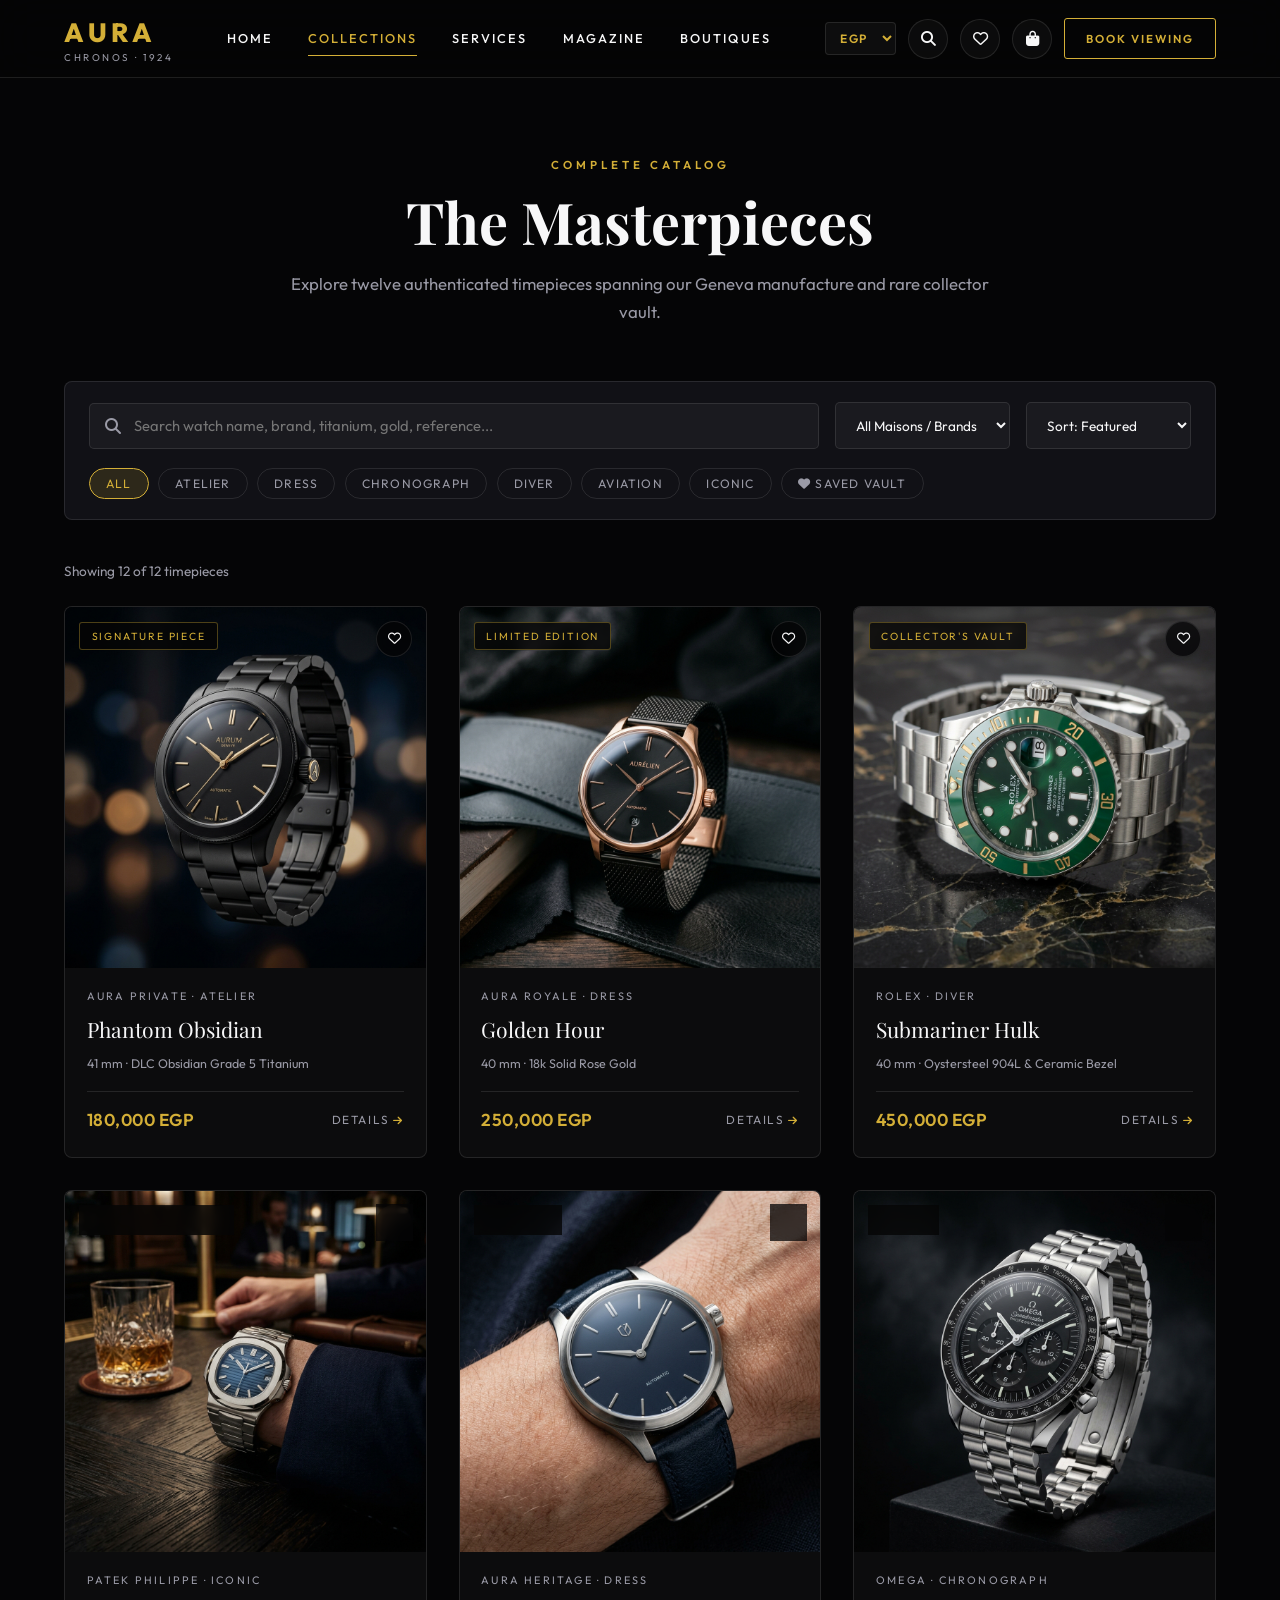
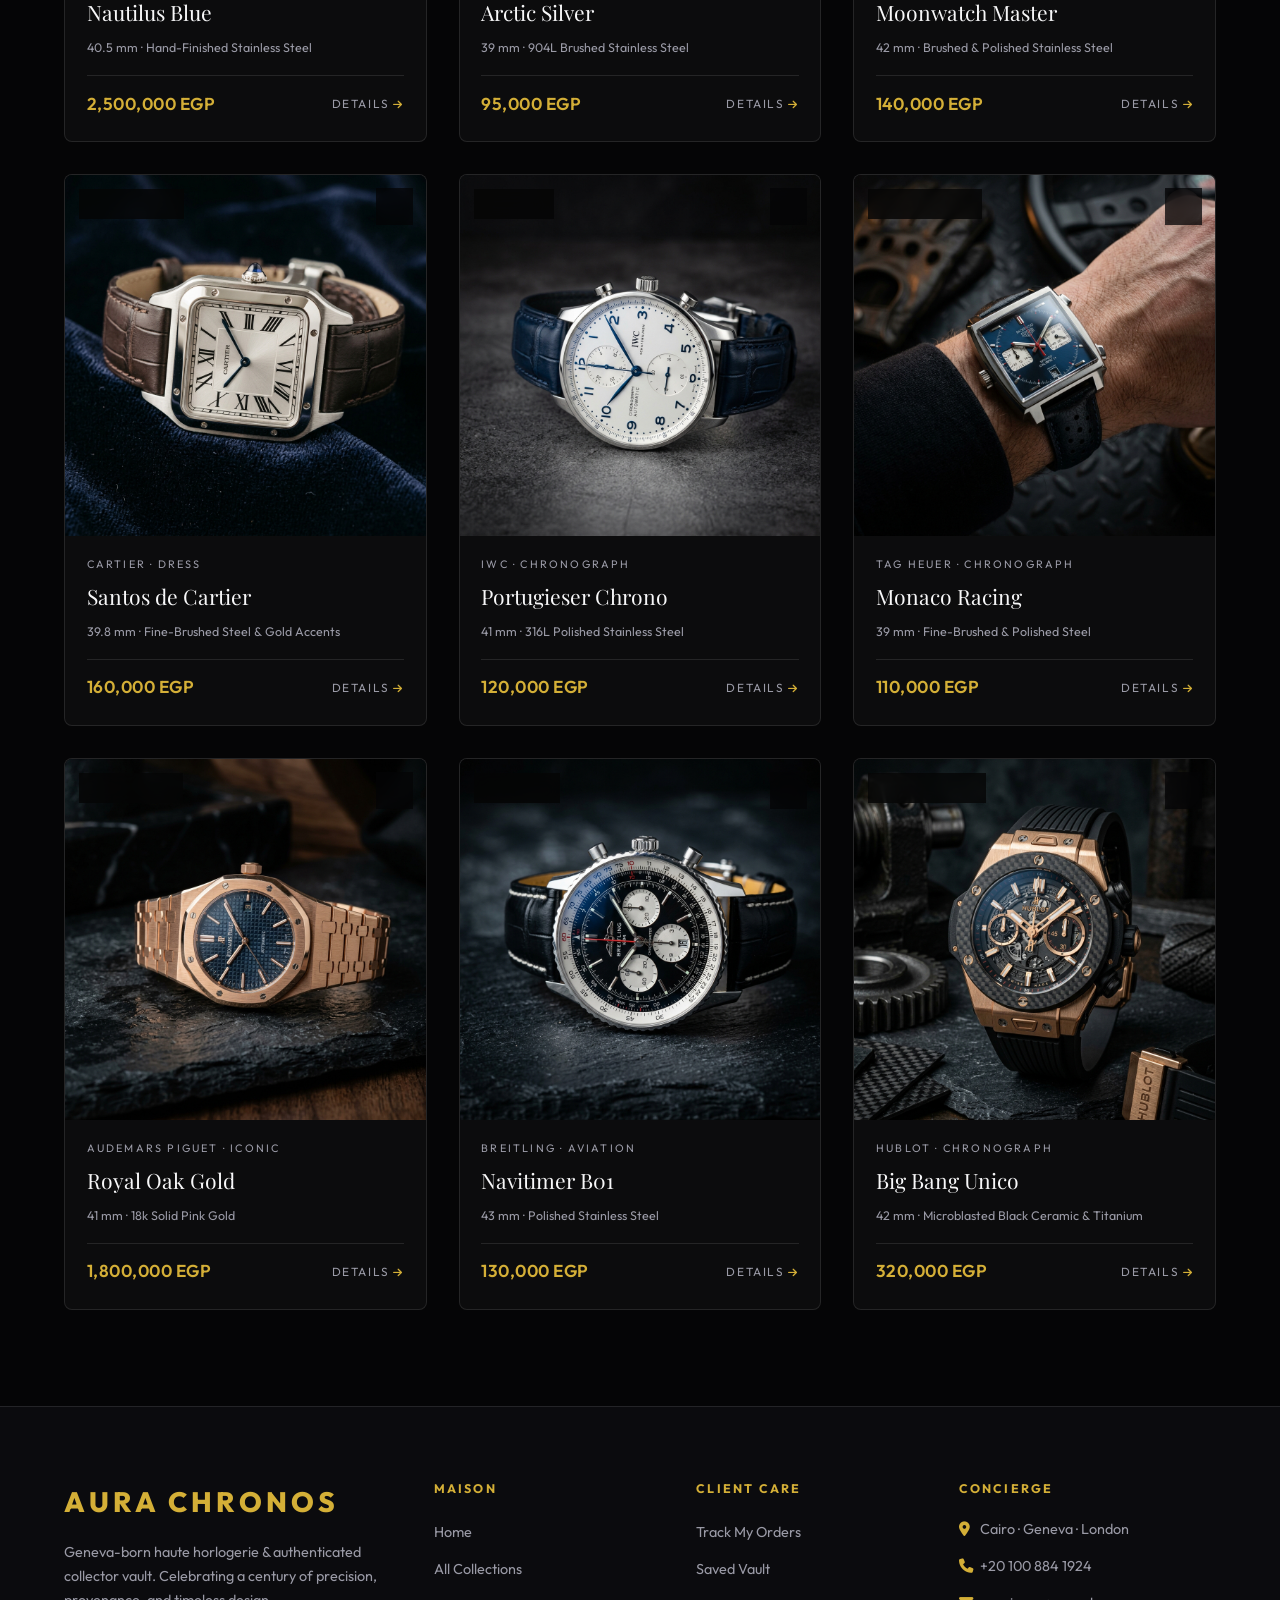
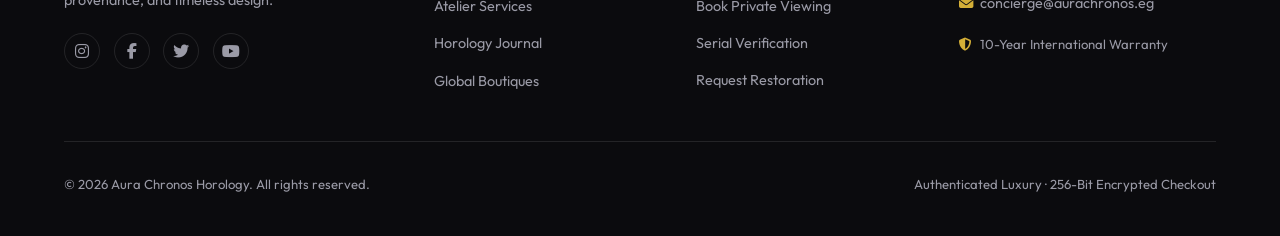
<file: collections.html>
<!DOCTYPE html>
<html lang="en">
<head>
    <meta charset="UTF-8">
    <meta name="viewport" content="width=device-width, initial-scale=1.0">
    <title>Collections | AURA CHRONOS</title>
    <link rel="stylesheet" href="style.css">
    <link rel="stylesheet" href="https://cdnjs.cloudflare.com/ajax/libs/font-awesome/6.5.0/css/all.min.css">
</head>
<body>

    <div id="siteNav"></div>

    <section class="page-top">
        <div class="section-header reveal">
            <span class="section-kicker">Complete Catalog</span>
            <h1 class="serif">The Masterpieces</h1>
            <p>Explore twelve authenticated timepieces spanning our Geneva manufacture and rare collector vault.</p>
        </div>

        <!-- FILTER TOOLBAR -->
        <div class="filter-toolbar reveal">
            <div class="filter-top-row">
                <div class="search-input-wrap">
                    <i class="fas fa-search"></i>
                    <input type="text" id="catalogSearch" placeholder="Search watch name, brand, titanium, gold, reference...">
                </div>
                <select id="brandFilter" class="filter-select" aria-label="Filter by Brand">
                    <option value="ALL">All Maisons / Brands</option>
                </select>
                <select id="sortFilter" class="filter-select" aria-label="Sort Timepieces">
                    <option value="featured">Sort: Featured</option>
                    <option value="price-asc">Price: Low to High</option>
                    <option value="price-desc">Price: High to Low</option>
                    <option value="name-asc">Name: A – Z</option>
                </select>
            </div>
            <div class="filter-pills" id="categoryPills"></div>
        </div>

        <div class="results-meta">
            <span id="resultsCount">Showing 12 timepieces</span>
            <button class="filter-pill" id="resetFiltersBtn" style="display:none;" onclick="resetCatalogFilters()">
                <i class="fas fa-undo"></i> Reset Filters
            </button>
        </div>

        <div class="grid" id="productGrid"></div>
    </section>

    <div id="siteFooter"></div>

    <script src="data.js"></script>
    <script src="script.js"></script>
    <script>
        let activeCategory = 'All';
        let showSavedOnly = false;

        const categories = ['All', 'Atelier', 'Dress', 'Chronograph', 'Diver', 'Aviation', 'Iconic', 'Saved Vault'];

        function initCatalogControls() {
            // Populate Brands
            const brandSelect = document.getElementById('brandFilter');
            const brands = [...new Set(products.map(p => p.brand))];
            brands.forEach(b => {
                const opt = document.createElement('option');
                opt.value = b;
                opt.textContent = b;
                brandSelect.appendChild(opt);
            });

            // Category Pills
            const pillsHost = document.getElementById('categoryPills');
            pillsHost.innerHTML = categories.map(cat => `
                <button class="filter-pill ${cat === activeCategory ? 'active' : ''}" data-cat="${cat}">
                    ${cat === 'Saved Vault' ? '<i class="fas fa-heart" style="margin-right:4px;"></i>' : ''}${cat}
                </button>
            `).join('');

            pillsHost.querySelectorAll('.filter-pill').forEach(btn => {
                btn.addEventListener('click', () => {
                    activeCategory = btn.dataset.cat;
                    showSavedOnly = activeCategory === 'Saved Vault';
                    pillsHost.querySelectorAll('.filter-pill').forEach(b => b.classList.toggle('active', b === btn));
                    renderCatalog();
                });
            });

            document.getElementById('catalogSearch').addEventListener('input', renderCatalog);
            document.getElementById('brandFilter').addEventListener('change', renderCatalog);
            document.getElementById('sortFilter').addEventListener('change', renderCatalog);

            window.addEventListener('aura:currencyChange', renderCatalog);
            window.addEventListener('aura:wishlistChange', () => {
                if (showSavedOnly) renderCatalog();
            });
        }

        function resetCatalogFilters() {
            document.getElementById('catalogSearch').value = '';
            document.getElementById('brandFilter').value = 'ALL';
            document.getElementById('sortFilter').value = 'featured';
            activeCategory = 'All';
            showSavedOnly = false;
            document.querySelectorAll('#categoryPills .filter-pill').forEach(b => b.classList.toggle('active', b.dataset.cat === 'All'));
            renderCatalog();
        }

        function renderCatalog() {
            const q = document.getElementById('catalogSearch').value.trim().toLowerCase();
            const brand = document.getElementById('brandFilter').value;
            const sort = document.getElementById('sortFilter').value;
            const wishlist = AuraApp.getWishlist();

            let filtered = products.filter(p => {
                if (showSavedOnly && !wishlist.includes(p.id)) return false;
                if (!showSavedOnly && activeCategory !== 'All' && p.category !== activeCategory) return false;
                if (brand !== 'ALL' && p.brand !== brand) return false;
                if (q) {
                    const hay = `${p.name} ${p.brand} ${p.category} ${p.ref} ${p.desc} ${p.specs.caseMaterial} ${p.specs.caliber}`.toLowerCase();
                    if (!hay.includes(q)) return false;
                }
                return true;
            });

            if (sort === 'price-asc') filtered.sort((a, b) => a.priceNum - b.priceNum);
            else if (sort === 'price-desc') filtered.sort((a, b) => b.priceNum - a.priceNum);
            else if (sort === 'name-asc') filtered.sort((a, b) => a.name.localeCompare(b.name));
            else filtered.sort((a, b) => (b.featured ? 1 : 0) - (a.featured ? 1 : 0) || a.id - b.id);

            const isFiltered = q !== '' || brand !== 'ALL' || activeCategory !== 'All';
            document.getElementById('resetFiltersBtn').style.display = isFiltered ? 'inline-flex' : 'none';
            document.getElementById('resultsCount').textContent = `Showing ${filtered.length} of ${products.length} timepieces`;

            const grid = document.getElementById('productGrid');
            if (filtered.length === 0) {
                grid.innerHTML = `
                    <div class="panel" style="grid-column:1/-1;text-align:center;padding:4rem 2rem;">
                        <i class="fas fa-compass" style="font-size:2.5rem;color:var(--primary);margin-bottom:1rem;"></i>
                        <h3 class="serif" style="font-size:1.6rem;margin-bottom:0.5rem;">No Matching Timepieces</h3>
                        <p style="color:var(--text-muted);margin-bottom:1.5rem;">Try adjusting your search keywords or clearing active filters.</p>
                        <button class="btn btn-fill btn-sm" onclick="resetCatalogFilters()">Show All Timepieces</button>
                    </div>
                `;
                return;
            }

            grid.innerHTML = filtered.map(p => AuraApp.renderWatchCard(p)).join('');
            AuraApp.observeReveals();
        }

        document.addEventListener('DOMContentLoaded', () => {
            initCatalogControls();
            renderCatalog();
        });
    </script>
</body>
</html>
</file>
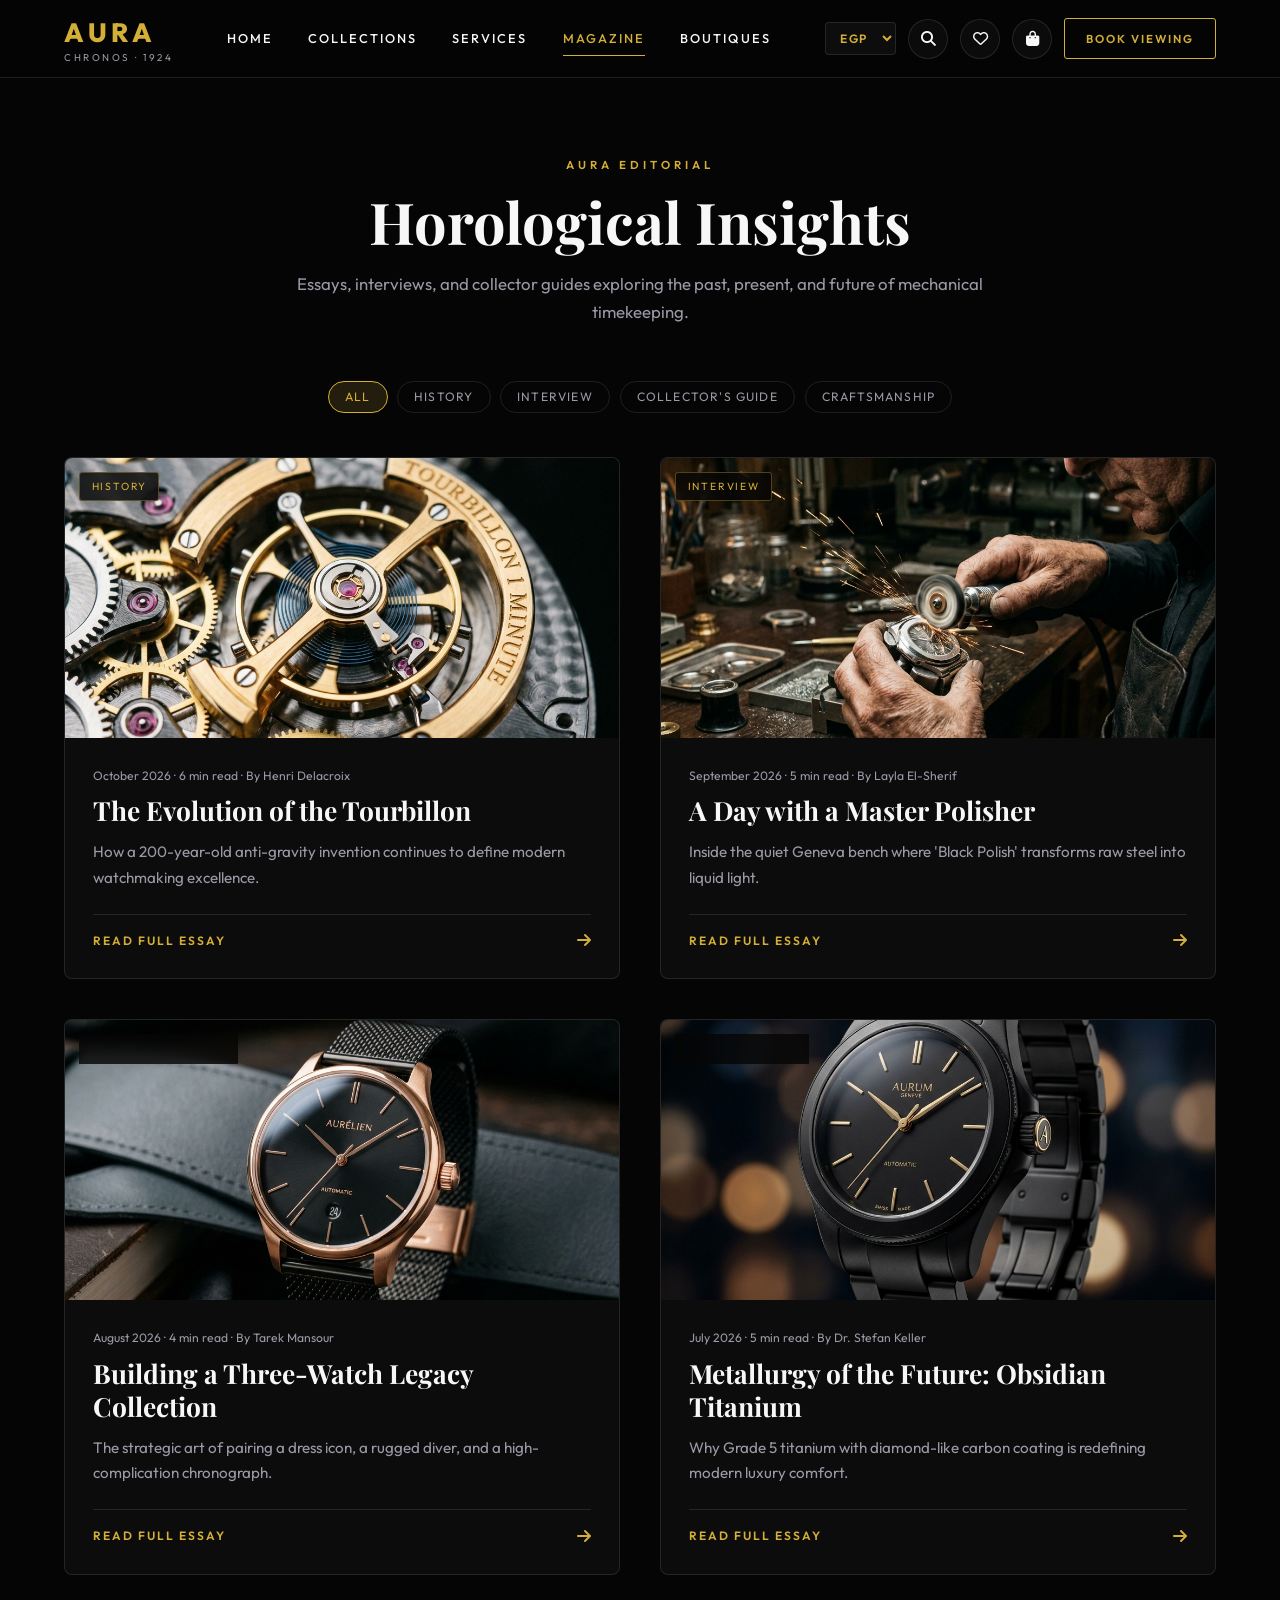
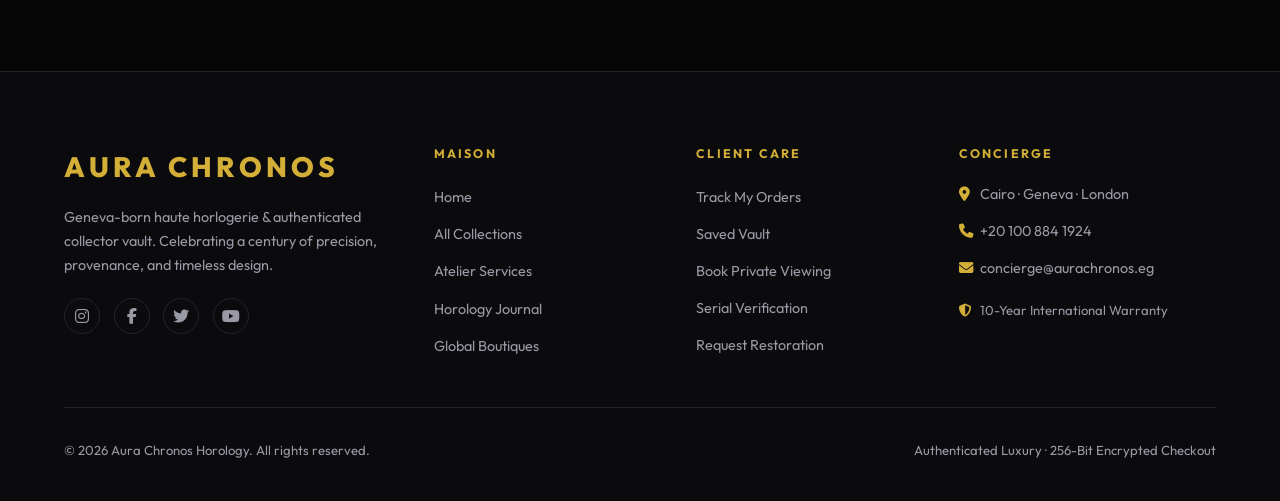
<file: magazine.html>
<!DOCTYPE html>
<html lang="en">
<head>
    <meta charset="UTF-8">
    <meta name="viewport" content="width=device-width, initial-scale=1.0">
    <title>Horology Journal | AURA CHRONOS</title>
    <link rel="stylesheet" href="style.css">
    <link rel="stylesheet" href="https://cdnjs.cloudflare.com/ajax/libs/font-awesome/6.5.0/css/all.min.css">
</head>
<body>

    <div id="siteNav"></div>

    <section class="page-top">
        <div class="section-header reveal">
            <span class="section-kicker">Aura Editorial</span>
            <h1 class="serif">Horological Insights</h1>
            <p>Essays, interviews, and collector guides exploring the past, present, and future of mechanical timekeeping.</p>
        </div>

        <div class="filter-pills" id="articleFilters" style="justify-content:center;margin-bottom:2.75rem;"></div>

        <div class="grid-2" id="articlesGrid"></div>
    </section>

    <!-- ARTICLE READER MODAL -->
    <div class="modal-overlay" id="articleModal" onclick="if(event.target===this) AuraApp.closeModal('articleModal')">
        <div class="modal-box" style="max-width:780px;">
            <button class="modal-close" aria-label="Close Article" onclick="AuraApp.closeModal('articleModal')"><i class="fas fa-times"></i></button>
            <div id="articleReaderBody"></div>
        </div>
    </div>

    <div id="siteFooter"></div>

    <script src="data.js"></script>
    <script src="script.js"></script>
    <script>
        let activeArtCat = 'ALL';
        const artCats = ['ALL', 'HISTORY', 'INTERVIEW', "COLLECTOR'S GUIDE", 'CRAFTSMANSHIP'];

        function renderArticleFilters() {
            const host = document.getElementById('articleFilters');
            host.innerHTML = artCats.map(c => `
                <button class="filter-pill ${c === activeArtCat ? 'active' : ''}" onclick="setArticleCategory('${c.replace("'", "\\'")}')">${c}</button>
            `).join('');
        }

        function setArticleCategory(cat) {
            activeArtCat = cat;
            renderArticleFilters();
            renderArticles();
        }

        function renderArticles() {
            const grid = document.getElementById('articlesGrid');
            const list = activeArtCat === 'ALL' ? articles : articles.filter(a => a.category === activeArtCat);

            grid.innerHTML = list.map(a => `
                <article class="card article-card reveal" onclick="openArticle(${a.id})">
                    <div style="overflow:hidden;position:relative;">
                        <span class="watch-badge">${a.category}</span>
                        <img src="${a.img}" alt="${a.title}">
                    </div>
                    <div class="article-card-body">
                        <div style="font-size:0.76rem;color:var(--text-muted);margin-bottom:0.55rem;">
                            ${a.date} · ${a.readTime} · By ${a.author}
                        </div>
                        <h2 class="serif" style="font-size:1.65rem;line-height:1.25;margin-bottom:0.75rem;">${a.title}</h2>
                        <p style="color:var(--text-muted);font-size:0.95rem;margin-bottom:1.5rem;">${a.subtitle}</p>
                        <div style="margin-top:auto;display:flex;align-items:center;justify-content:space-between;padding-top:1rem;border-top:1px solid var(--glass-border);">
                            <span style="font-size:0.75rem;letter-spacing:2px;text-transform:uppercase;color:var(--primary);font-weight:600;">Read Full Essay</span>
                            <i class="fas fa-arrow-right" style="color:var(--primary);"></i>
                        </div>
                    </div>
                </article>
            `).join('');
            AuraApp.observeReveals();
        }

        function openArticle(id) {
            const a = articles.find(art => art.id === id);
            if (!a) return;
            document.getElementById('articleReaderBody').innerHTML = `
                <span class="section-kicker">${a.category} · ${a.readTime}</span>
                <h2 class="serif" style="font-size:clamp(1.75rem,3.5vw,2.5rem);line-height:1.15;margin-bottom:0.75rem;">${a.title}</h2>
                <div style="font-size:0.85rem;color:var(--text-muted);margin-bottom:1.5rem;">
                    By <strong style="color:var(--text);">${a.author}</strong> (${a.role}) · ${a.date}
                </div>
                <img src="${a.img}" alt="${a.title}" style="width:100%;max-height:360px;object-fit:cover;border-radius:10px;border:1px solid var(--glass-border);margin-bottom:1.75rem;">
                <div style="display:flex;flex-direction:column;gap:1.15rem;color:#d6d6de;font-size:1.02rem;line-height:1.8;">
                    ${a.content.map(p => `<p>${p}</p>`).join('')}
                </div>
                <div style="margin-top:2rem;padding-top:1.25rem;border-top:1px solid var(--glass-border);display:flex;justify-content:space-between;flex-wrap:wrap;gap:0.75rem;align-items:center;">
                    <button class="btn btn-ghost btn-sm" onclick="copyArticleLink('${a.title.replace(/'/g, "\\'")}')"><i class="fas fa-share-alt"></i> Share Article</button>
                    <a href="collections.html" class="btn btn-fill btn-sm">Explore Related Timepieces</a>
                </div>
            `;
            AuraApp.openModal('articleModal');
        }

        function copyArticleLink(title) {
            if (navigator.clipboard) {
                navigator.clipboard.writeText(window.location.href).catch(() => {});
            }
            AuraApp.showToast(`Link copied for "${title}"`);
        }

        document.addEventListener('DOMContentLoaded', () => {
            renderArticleFilters();
            renderArticles();
        });
    </script>
</body>
</html>
</file>
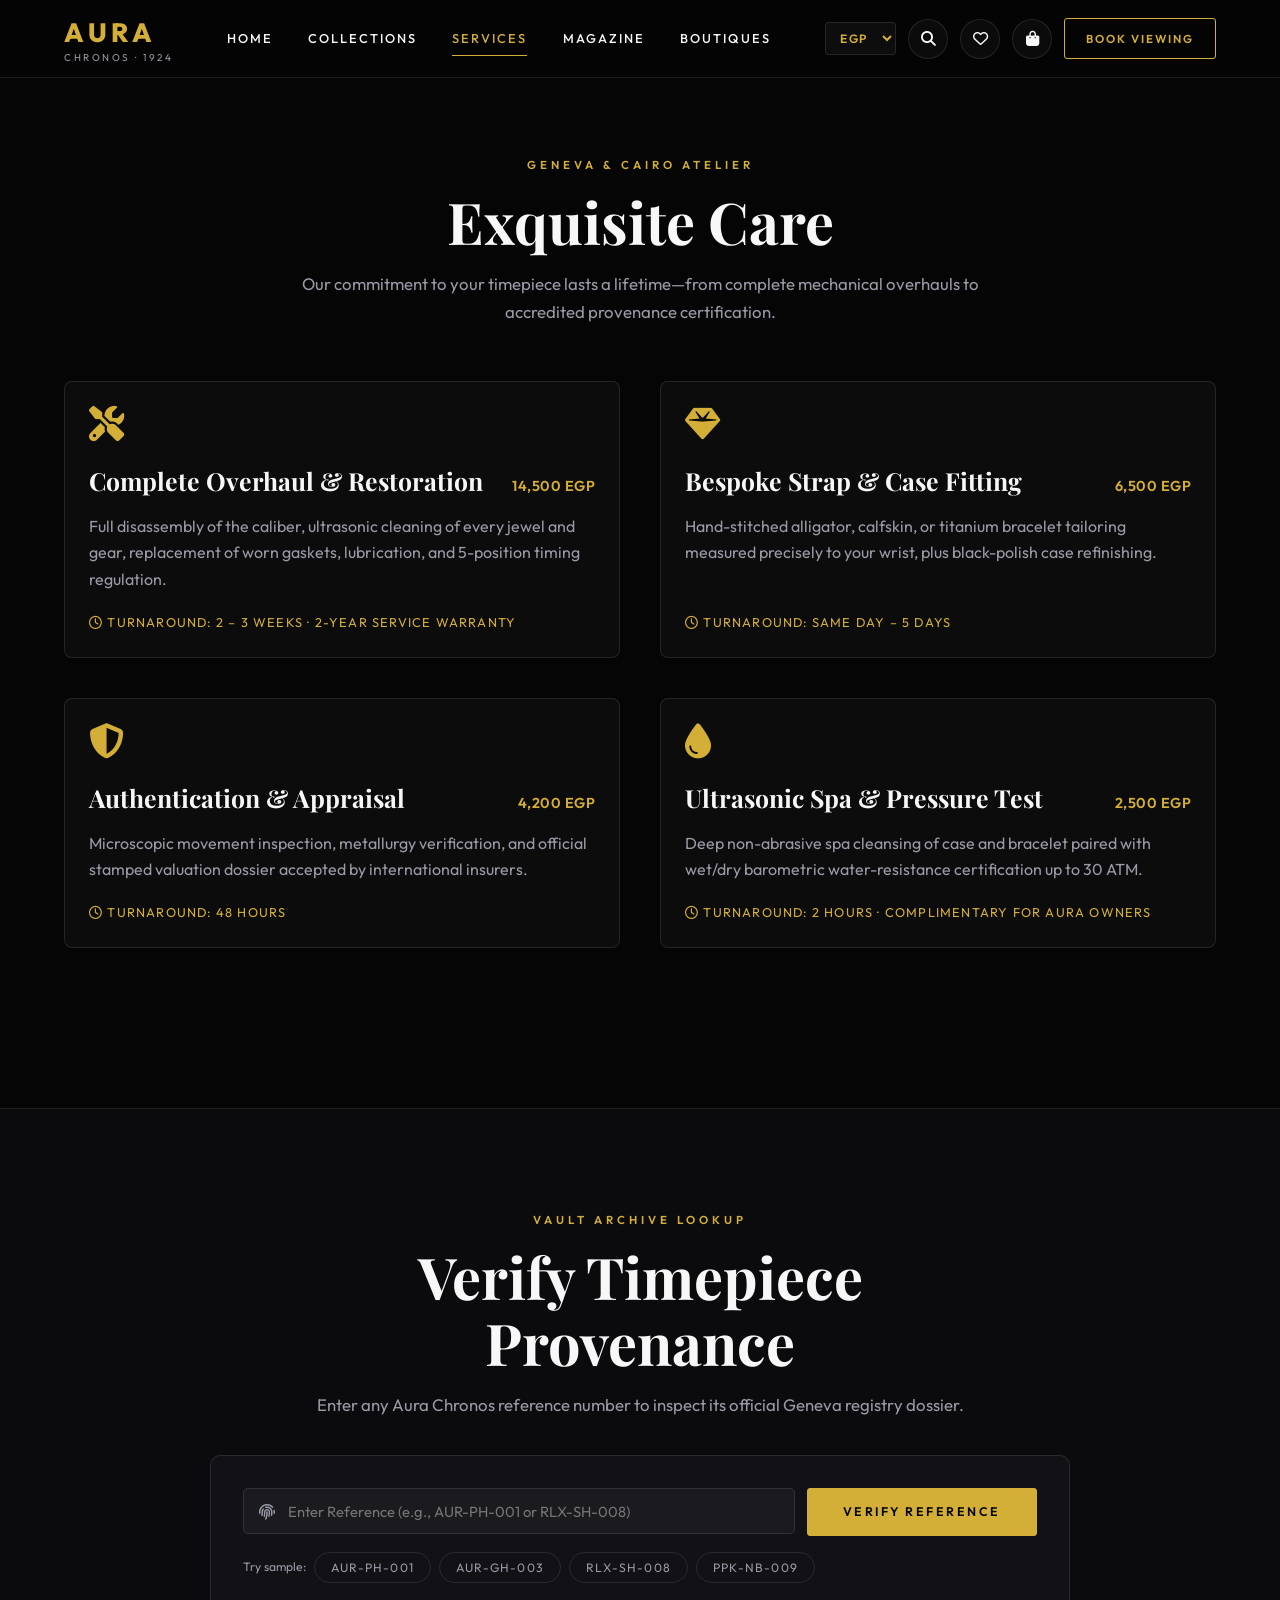
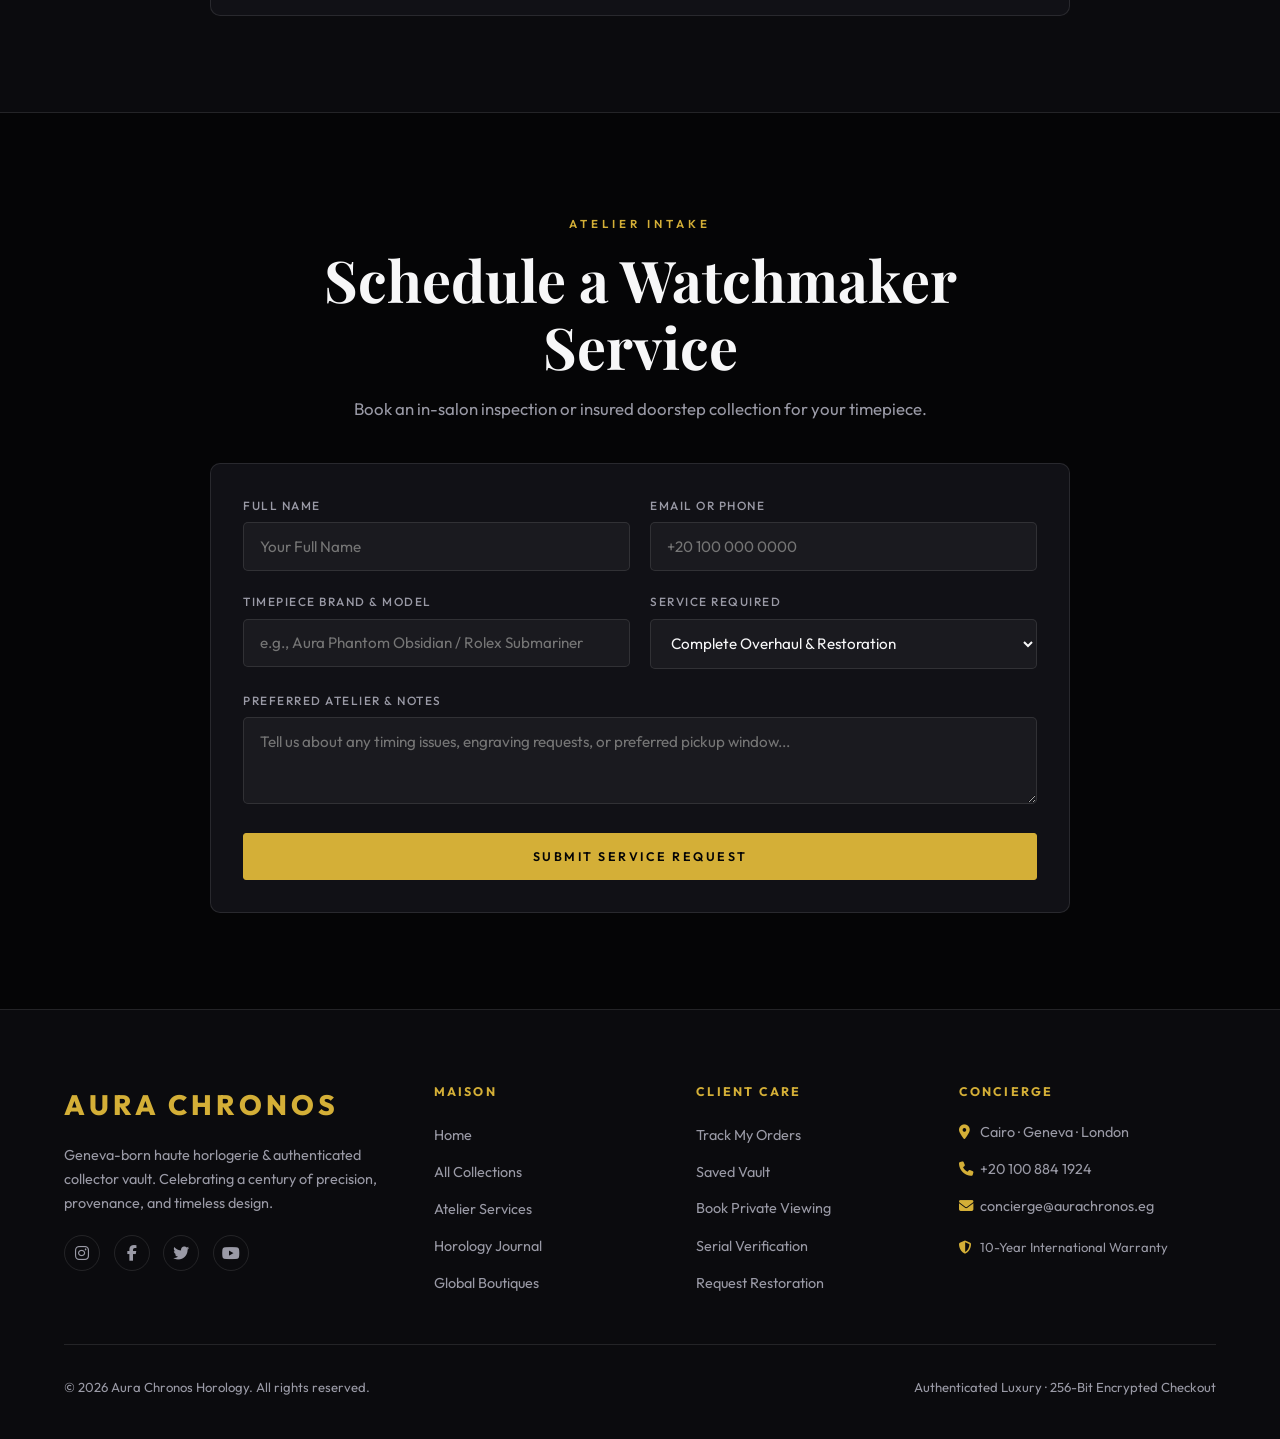
<file: services.html>
<!DOCTYPE html>
<html lang="en">
<head>
    <meta charset="UTF-8">
    <meta name="viewport" content="width=device-width, initial-scale=1.0">
    <title>Atelier Services | AURA CHRONOS</title>
    <link rel="stylesheet" href="style.css">
    <link rel="stylesheet" href="https://cdnjs.cloudflare.com/ajax/libs/font-awesome/6.5.0/css/all.min.css">
</head>
<body>

    <div id="siteNav"></div>

    <section class="page-top">
        <div class="section-header reveal">
            <span class="section-kicker">Geneva &amp; Cairo Atelier</span>
            <h1 class="serif">Exquisite Care</h1>
            <p>Our commitment to your timepiece lasts a lifetime—from complete mechanical overhauls to accredited provenance certification.</p>
        </div>

        <div class="grid-2" style="margin-bottom:4rem;">
            <div class="card reveal">
                <i class="fas fa-tools" style="font-size:2.2rem;color:var(--primary);margin-bottom:1.25rem;"></i>
                <div style="display:flex;justify-content:space-between;align-items:baseline;gap:1rem;margin-bottom:0.65rem;">
                    <h3 class="serif" style="font-size:1.55rem;">Complete Overhaul &amp; Restoration</h3>
                    <span class="price" style="font-size:0.9rem;white-space:nowrap;" data-service-price="14500">14,500 EGP</span>
                </div>
                <p style="color:var(--text-muted);margin-bottom:1.25rem;">Full disassembly of the caliber, ultrasonic cleaning of every jewel and gear, replacement of worn gaskets, lubrication, and 5-position timing regulation.</p>
                <div style="margin-top:auto;font-size:0.8rem;color:var(--primary);letter-spacing:1.2px;text-transform:uppercase;"><i class="far fa-clock"></i> Turnaround: 2 – 3 Weeks · 2-Year Service Warranty</div>
            </div>

            <div class="card reveal">
                <i class="fas fa-gem" style="font-size:2.2rem;color:var(--primary);margin-bottom:1.25rem;"></i>
                <div style="display:flex;justify-content:space-between;align-items:baseline;gap:1rem;margin-bottom:0.65rem;">
                    <h3 class="serif" style="font-size:1.55rem;">Bespoke Strap &amp; Case Fitting</h3>
                    <span class="price" style="font-size:0.9rem;white-space:nowrap;" data-service-price="6500">6,500 EGP</span>
                </div>
                <p style="color:var(--text-muted);margin-bottom:1.25rem;">Hand-stitched alligator, calfskin, or titanium bracelet tailoring measured precisely to your wrist, plus black-polish case refinishing.</p>
                <div style="margin-top:auto;font-size:0.8rem;color:var(--primary);letter-spacing:1.2px;text-transform:uppercase;"><i class="far fa-clock"></i> Turnaround: Same Day – 5 Days</div>
            </div>

            <div class="card reveal">
                <i class="fas fa-shield-alt" style="font-size:2.2rem;color:var(--primary);margin-bottom:1.25rem;"></i>
                <div style="display:flex;justify-content:space-between;align-items:baseline;gap:1rem;margin-bottom:0.65rem;">
                    <h3 class="serif" style="font-size:1.55rem;">Authentication &amp; Appraisal</h3>
                    <span class="price" style="font-size:0.9rem;white-space:nowrap;" data-service-price="4200">4,200 EGP</span>
                </div>
                <p style="color:var(--text-muted);margin-bottom:1.25rem;">Microscopic movement inspection, metallurgy verification, and official stamped valuation dossier accepted by international insurers.</p>
                <div style="margin-top:auto;font-size:0.8rem;color:var(--primary);letter-spacing:1.2px;text-transform:uppercase;"><i class="far fa-clock"></i> Turnaround: 48 Hours</div>
            </div>

            <div class="card reveal">
                <i class="fas fa-tint" style="font-size:2.2rem;color:var(--primary);margin-bottom:1.25rem;"></i>
                <div style="display:flex;justify-content:space-between;align-items:baseline;gap:1rem;margin-bottom:0.65rem;">
                    <h3 class="serif" style="font-size:1.55rem;">Ultrasonic Spa &amp; Pressure Test</h3>
                    <span class="price" style="font-size:0.9rem;white-space:nowrap;" data-service-price="2500">2,500 EGP</span>
                </div>
                <p style="color:var(--text-muted);margin-bottom:1.25rem;">Deep non-abrasive spa cleansing of case and bracelet paired with wet/dry barometric water-resistance certification up to 30 ATM.</p>
                <div style="margin-top:auto;font-size:0.8rem;color:var(--primary);letter-spacing:1.2px;text-transform:uppercase;"><i class="far fa-clock"></i> Turnaround: 2 Hours · Complimentary for Aura Owners</div>
            </div>
        </div>
    </section>

    <!-- AUTHENTICITY & SERIAL VERIFICATION -->
    <section id="verify" style="background: var(--bg-light); border-top: 1px solid var(--glass-border); border-bottom: 1px solid var(--glass-border);">
        <div class="container" style="max-width:860px;padding:0;">
            <div class="section-header reveal" style="margin-bottom:2.25rem;">
                <span class="section-kicker">Vault Archive Lookup</span>
                <h2 class="serif">Verify Timepiece Provenance</h2>
                <p>Enter any Aura Chronos reference number to inspect its official Geneva registry dossier.</p>
            </div>

            <div class="panel reveal">
                <form id="verifyForm" style="display:flex;gap:0.75rem;flex-wrap:wrap;">
                    <div class="search-input-wrap" style="flex:1;">
                        <i class="fas fa-fingerprint"></i>
                        <input type="text" id="serialInput" placeholder="Enter Reference (e.g., AUR-PH-001 or RLX-SH-008)" required>
                    </div>
                    <button type="submit" class="btn btn-fill">Verify Reference</button>
                </form>

                <div style="display:flex;flex-wrap:wrap;gap:0.5rem;margin-top:1rem;align-items:center;">
                    <span style="font-size:0.76rem;color:var(--text-muted);">Try sample:</span>
                    <button type="button" class="filter-pill" onclick="fillAndVerify('AUR-PH-001')">AUR-PH-001</button>
                    <button type="button" class="filter-pill" onclick="fillAndVerify('AUR-GH-003')">AUR-GH-003</button>
                    <button type="button" class="filter-pill" onclick="fillAndVerify('RLX-SH-008')">RLX-SH-008</button>
                    <button type="button" class="filter-pill" onclick="fillAndVerify('PPK-NB-009')">PPK-NB-009</button>
                </div>

                <div id="verifyResult" style="margin-top:1.5rem;display:none;"></div>
            </div>
        </div>
    </section>

    <!-- SERVICE REQUEST FORM -->
    <section id="serviceRequest">
        <div class="container" style="max-width:860px;padding:0;">
            <div class="section-header reveal" style="margin-bottom:2.5rem;">
                <span class="section-kicker">Atelier Intake</span>
                <h2 class="serif">Schedule a Watchmaker Service</h2>
                <p>Book an in-salon inspection or insured doorstep collection for your timepiece.</p>
            </div>

            <div class="panel reveal">
                <form id="serviceForm">
                    <div class="form-grid-2">
                        <div class="form-group">
                            <label>Full Name</label>
                            <input type="text" id="srvName" placeholder="Your Full Name" required>
                        </div>
                        <div class="form-group">
                            <label>Email or Phone</label>
                            <input type="text" id="srvContact" placeholder="+20 100 000 0000" required>
                        </div>
                    </div>
                    <div class="form-grid-2">
                        <div class="form-group">
                            <label>Timepiece Brand &amp; Model</label>
                            <input type="text" id="srvWatch" placeholder="e.g., Aura Phantom Obsidian / Rolex Submariner" required>
                        </div>
                        <div class="form-group">
                            <label>Service Required</label>
                            <select id="srvType">
                                <option value="Complete Overhaul & Restoration">Complete Overhaul &amp; Restoration</option>
                                <option value="Bespoke Strap & Case Fitting">Bespoke Strap &amp; Case Fitting</option>
                                <option value="Authentication & Appraisal">Authentication &amp; Appraisal</option>
                                <option value="Ultrasonic Spa & Pressure Test">Ultrasonic Spa &amp; Pressure Test</option>
                            </select>
                        </div>
                    </div>
                    <div class="form-group">
                        <label>Preferred Atelier &amp; Notes</label>
                        <textarea id="srvNotes" rows="3" placeholder="Tell us about any timing issues, engraving requests, or preferred pickup window..."></textarea>
                    </div>
                    <button type="submit" class="btn btn-fill" style="width:100%;">Submit Service Request</button>
                </form>
                <div id="serviceSuccess" style="display:none;margin-top:1.25rem;padding:1.15rem;border:1px solid var(--gold-border);background:var(--primary-soft);border-radius:6px;font-size:0.92rem;"></div>
            </div>
        </div>
    </section>

    <div id="siteFooter"></div>

    <script src="data.js"></script>
    <script src="script.js"></script>
    <script>
        function updateServicePrices() {
            document.querySelectorAll('[data-service-price]').forEach(el => {
                el.textContent = AuraApp.formatPrice(Number(el.dataset.servicePrice));
            });
        }

        function fillAndVerify(code) {
            document.getElementById('serialInput').value = code;
            runVerification(code);
        }

        function runVerification(rawCode) {
            const code = rawCode.trim().toUpperCase();
            const match = products.find(p => p.ref.toUpperCase() === code || p.name.toUpperCase().includes(code));
            const out = document.getElementById('verifyResult');
            out.style.display = 'block';

            if (match) {
                out.innerHTML = `
                    <div style="display:flex;gap:1.25rem;align-items:center;flex-wrap:wrap;padding:1.25rem;border-radius:8px;border:1px solid rgba(52,199,123,0.4);background:rgba(52,199,123,0.06);">
                        <img src="${match.img}" alt="${match.name}" style="width:82px;height:82px;border-radius:8px;object-fit:cover;border:1px solid var(--gold-border);">
                        <div style="flex:1;min-width:200px;">
                            <div style="color:var(--success);font-size:0.76rem;letter-spacing:2px;text-transform:uppercase;font-weight:600;margin-bottom:0.25rem;">
                                <i class="fas fa-check-circle"></i> Verified Authentic — Geneva Archive
                            </div>
                            <h4 class="serif" style="font-size:1.3rem;">${match.brand} ${match.name}</h4>
                            <div style="font-size:0.84rem;color:var(--text-muted);">Ref: ${match.ref} · ${match.specs.caliber} · ${match.specs.caseMaterial}</div>
                        </div>
                        <a href="product.html?id=${match.id}" class="btn btn-sm">View Dossier</a>
                    </div>
                `;
            } else {
                out.innerHTML = `
                    <div style="padding:1.1rem;border-radius:8px;border:1px solid rgba(224,82,82,0.4);background:rgba(224,82,82,0.08);font-size:0.9rem;">
                        <i class="fas fa-exclamation-triangle" style="color:var(--danger);margin-right:0.5rem;"></i>
                        No direct match found for <strong>"${code}"</strong>. Please verify the reference format (e.g., <strong>AUR-PH-001</strong>) or submit an appraisal request below.
                    </div>
                `;
            }
        }

        document.addEventListener('DOMContentLoaded', () => {
            updateServicePrices();
            window.addEventListener('aura:currencyChange', updateServicePrices);

            document.getElementById('verifyForm').addEventListener('submit', (e) => {
                e.preventDefault();
                runVerification(document.getElementById('serialInput').value);
            });

            document.getElementById('serviceForm').addEventListener('submit', (e) => {
                e.preventDefault();
                const ticket = `SRV-${Math.floor(10000 + Math.random() * 90000)}`;
                const req = {
                    ticket,
                    name: document.getElementById('srvName').value.trim(),
                    contact: document.getElementById('srvContact').value.trim(),
                    watch: document.getElementById('srvWatch').value.trim(),
                    type: document.getElementById('srvType').value,
                    date: new Date().toLocaleDateString()
                };
                AuraApp.saveServiceRequest(req);
                const box = document.getElementById('serviceSuccess');
                box.style.display = 'block';
                box.innerHTML = `<i class="fas fa-check-circle" style="color:var(--primary);"></i> Service Ticket <strong>${ticket}</strong> created for your <strong>${req.watch}</strong> (${req.type}). Our watchmaker concierge will contact you within 2 hours.`;
                e.target.reset();
                AuraApp.showToast(`Service request ${ticket} confirmed`);
            });
        });
    </script>
</body>
</html>
</file>
<file: style.css>
@import url('https://fonts.googleapis.com/css2?family=Outfit:wght@300;400;500;600;700;800&family=Playfair+Display:ital,wght@0,500;0,700;1,500;1,700&display=swap');

:root {
    --primary: #d4af37;
    --primary-soft: rgba(212, 175, 55, 0.14);
    --primary-bright: #ecd06f;
    --accent: #1e3a8a;
    --bg: #050506;
    --bg-light: #0b0b0e;
    --bg-elevated: #111116;
    --text: #f7f7f8;
    --text-muted: #9a9aa6;
    --glass: rgba(255, 255, 255, 0.03);
    --glass-hover: rgba(255, 255, 255, 0.06);
    --glass-border: rgba(255, 255, 255, 0.1);
    --gold-border: rgba(212, 175, 55, 0.35);
    --danger: #e05252;
    --success: #34c77b;
    --nav-height: 78px;
    --radius: 8px;
    --transition: all 0.35s cubic-bezier(0.23, 1, 0.32, 1);
}

* {
    margin: 0;
    padding: 0;
    box-sizing: border-box;
    font-family: 'Outfit', sans-serif;
}

html {
    scroll-behavior: smooth;
    font-size: 16px;
}

body {
    background-color: var(--bg);
    color: var(--text);
    overflow-x: hidden;
    line-height: 1.65;
    -webkit-font-smoothing: antialiased;
}

body.no-scroll {
    overflow: hidden;
}

img {
    max-width: 100%;
    display: block;
}

a {
    color: inherit;
}

h1, h2, h3, h4, .serif {
    font-family: 'Playfair Display', serif;
    font-weight: 700;
}

/* Custom Scrollbar */
::-webkit-scrollbar {
    width: 8px;
}
::-webkit-scrollbar-track {
    background: var(--bg);
}
::-webkit-scrollbar-thumb {
    background: #26262e;
    border-radius: 4px;
}
::-webkit-scrollbar-thumb:hover {
    background: var(--primary);
}

/* Custom Cursor (Desktop fine pointer only) */
.cursor {
    display: none;
}
@media (hover: hover) and (pointer: fine) {
    .cursor {
        display: block;
        width: 18px;
        height: 18px;
        border: 1.5px solid var(--primary);
        border-radius: 50%;
        position: fixed;
        top: 0;
        left: 0;
        pointer-events: none;
        z-index: 9999;
        transition: width 0.2s, height 0.2s, background-color 0.2s, opacity 0.2s;
        mix-blend-mode: difference;
        opacity: 0;
    }
    .cursor.visible {
        opacity: 1;
    }
    .cursor.active {
        width: 44px;
        height: 44px;
        background-color: rgba(212, 175, 55, 0.15);
    }
}

/* ================= NAVBAR ================= */
.site-nav {
    position: fixed;
    top: 0;
    left: 0;
    width: 100%;
    height: var(--nav-height);
    padding: 0 5%;
    display: flex;
    justify-content: space-between;
    align-items: center;
    gap: 1.5rem;
    z-index: 1000;
    background: rgba(5, 5, 6, 0.82);
    backdrop-filter: blur(20px);
    -webkit-backdrop-filter: blur(20px);
    border-bottom: 1px solid var(--glass-border);
    transition: background 0.3s ease, border-color 0.3s ease;
}

.site-nav.scrolled {
    background: rgba(5, 5, 6, 0.96);
    border-bottom-color: rgba(212, 175, 55, 0.2);
}

.logo {
    font-size: 1.65rem;
    font-weight: 800;
    letter-spacing: 4px;
    text-transform: uppercase;
    color: var(--primary);
    text-decoration: none;
    display: flex;
    align-items: center;
    gap: 0.6rem;
    flex-shrink: 0;
}

.logo-sub {
    font-size: 0.62rem;
    letter-spacing: 2.5px;
    color: var(--text-muted);
    font-weight: 400;
    display: block;
    margin-top: -4px;
}

.nav-links {
    display: flex;
    align-items: center;
    gap: 2.2rem;
}

.nav-links a {
    text-decoration: none;
    color: var(--text);
    font-size: 0.8rem;
    font-weight: 500;
    text-transform: uppercase;
    letter-spacing: 2px;
    transition: var(--transition);
    position: relative;
    padding: 0.3rem 0;
    white-space: nowrap;
}

.nav-links a::after {
    content: '';
    position: absolute;
    bottom: -2px;
    left: 0;
    width: 0;
    height: 1px;
    background: var(--primary);
    transition: var(--transition);
}

.nav-links a:hover,
.nav-links a.active {
    color: var(--primary);
}

.nav-links a:hover::after,
.nav-links a.active::after {
    width: 100%;
}

.nav-actions {
    display: flex;
    align-items: center;
    gap: 0.75rem;
    flex-shrink: 0;
}

.currency-select {
    background: rgba(255, 255, 255, 0.04);
    border: 1px solid var(--glass-border);
    color: var(--primary);
    padding: 0.45rem 0.65rem;
    border-radius: 4px;
    font-size: 0.75rem;
    letter-spacing: 1.5px;
    font-weight: 600;
    cursor: pointer;
    outline: none;
    transition: var(--transition);
}
.currency-select:hover, .currency-select:focus {
    border-color: var(--primary);
}
.currency-select option {
    background: #111116;
    color: var(--text);
}

.icon-btn {
    position: relative;
    width: 40px;
    height: 40px;
    border-radius: 50%;
    border: 1px solid var(--glass-border);
    background: rgba(255, 255, 255, 0.03);
    color: var(--text);
    display: inline-flex;
    align-items: center;
    justify-content: center;
    cursor: pointer;
    transition: var(--transition);
    font-size: 0.95rem;
}

.icon-btn:hover {
    border-color: var(--primary);
    color: var(--primary);
    background: var(--primary-soft);
}

.icon-badge {
    position: absolute;
    top: -4px;
    right: -4px;
    min-width: 18px;
    height: 18px;
    padding: 0 4px;
    border-radius: 99px;
    background: var(--primary);
    color: #050506;
    font-size: 0.65rem;
    font-weight: 800;
    display: flex;
    align-items: center;
    justify-content: center;
    line-height: 1;
}
.icon-badge.empty {
    display: none;
}

.nav-cta {
    padding: 0.65rem 1.3rem !important;
    font-size: 0.72rem !important;
    letter-spacing: 2px !important;
}

.mobile-menu-btn {
    display: none;
    width: 42px;
    height: 42px;
    border: 1px solid var(--glass-border);
    border-radius: 6px;
    background: rgba(255, 255, 255, 0.04);
    color: var(--text);
    align-items: center;
    justify-content: center;
    font-size: 1.15rem;
    cursor: pointer;
    transition: var(--transition);
}
.mobile-menu-btn:hover {
    border-color: var(--primary);
    color: var(--primary);
}

/* Mobile Drawer */
.mobile-drawer-overlay {
    position: fixed;
    inset: 0;
    background: rgba(0, 0, 0, 0.72);
    backdrop-filter: blur(8px);
    z-index: 1998;
    opacity: 0;
    visibility: hidden;
    transition: var(--transition);
}
.mobile-drawer-overlay.open {
    opacity: 1;
    visibility: visible;
}

.mobile-drawer {
    position: fixed;
    top: 0;
    right: -100%;
    width: min(340px, 88vw);
    height: 100dvh;
    background: var(--bg-elevated);
    border-left: 1px solid var(--glass-border);
    z-index: 1999;
    padding: 1.5rem 1.75rem 2rem;
    display: flex;
    flex-direction: column;
    justify-content: space-between;
    transition: right 0.4s cubic-bezier(0.23, 1, 0.32, 1);
    overflow-y: auto;
}
.mobile-drawer.open {
    right: 0;
}

.mobile-drawer-header {
    display: flex;
    align-items: center;
    justify-content: space-between;
    padding-bottom: 1.25rem;
    border-bottom: 1px solid var(--glass-border);
    margin-bottom: 1.5rem;
}

.mobile-drawer-links {
    display: flex;
    flex-direction: column;
    gap: 0.4rem;
}

.mobile-drawer-links a {
    text-decoration: none;
    padding: 0.9rem 0.75rem;
    border-radius: 6px;
    font-size: 1rem;
    letter-spacing: 2px;
    text-transform: uppercase;
    color: var(--text);
    display: flex;
    align-items: center;
    justify-content: space-between;
    transition: var(--transition);
}

.mobile-drawer-links a:hover,
.mobile-drawer-links a.active {
    background: var(--primary-soft);
    color: var(--primary);
}

.mobile-drawer-footer {
    padding-top: 1.5rem;
    border-top: 1px solid var(--glass-border);
    display: flex;
    flex-direction: column;
    gap: 1rem;
}

/* ================= BUTTONS ================= */
.btn {
    display: inline-flex;
    align-items: center;
    justify-content: center;
    gap: 0.65rem;
    padding: 0.95rem 2.2rem;
    border: 1px solid var(--primary);
    background: transparent;
    color: var(--primary);
    text-transform: uppercase;
    letter-spacing: 2.5px;
    font-size: 0.78rem;
    font-weight: 600;
    text-decoration: none;
    transition: var(--transition);
    cursor: pointer;
    border-radius: 3px;
    text-align: center;
    white-space: nowrap;
}

.btn:hover {
    background: var(--primary);
    color: var(--bg);
    box-shadow: 0 8px 30px rgba(212, 175, 55, 0.25);
    transform: translateY(-2px);
}

.btn-fill {
    background: var(--primary);
    color: var(--bg);
}

.btn-fill:hover {
    background: var(--primary-bright);
    border-color: var(--primary-bright);
    color: var(--bg);
}

.btn-ghost {
    border-color: var(--glass-border);
    color: var(--text);
}
.btn-ghost:hover {
    border-color: var(--primary);
    background: var(--primary-soft);
    color: var(--primary);
    box-shadow: none;
}

.btn-sm {
    padding: 0.6rem 1.2rem;
    font-size: 0.7rem;
    letter-spacing: 1.8px;
}

.btn:disabled {
    opacity: 0.55;
    cursor: not-allowed;
    transform: none;
}

/* ================= CONTAINERS & SECTIONS ================= */
.container {
    width: 100%;
    max-width: 1320px;
    margin: 0 auto;
    padding: 0 5%;
}

section {
    padding: 6rem 5%;
    position: relative;
}

.page-top {
    padding-top: calc(var(--nav-height) + 4.5rem);
}

.section-header {
    margin-bottom: 3.5rem;
    text-align: center;
    max-width: 720px;
    margin-left: auto;
    margin-right: auto;
}

.section-kicker {
    display: inline-block;
    font-size: 0.72rem;
    letter-spacing: 4px;
    text-transform: uppercase;
    color: var(--primary);
    font-weight: 600;
    margin-bottom: 0.85rem;
}

.section-header h1,
.section-header h2 {
    font-size: clamp(2.1rem, 4.5vw, 3.6rem);
    margin-bottom: 1rem;
    line-height: 1.15;
}

.section-header p {
    color: var(--text-muted);
    font-size: 1.05rem;
}

/* ================= HERO SECTION ================= */
.hero {
    min-height: 100vh;
    padding: calc(var(--nav-height) + 2.5rem) 5% 4rem;
    display: flex;
    align-items: center;
    position: relative;
    overflow: hidden;
    background: radial-gradient(ellipse at 70% 45%, rgba(212, 175, 55, 0.1) 0%, rgba(5, 5, 6, 0) 60%);
}

.hero-inner {
    width: 100%;
    max-width: 1320px;
    margin: 0 auto;
    display: grid;
    grid-template-columns: 1.1fr 0.9fr;
    gap: 4rem;
    align-items: center;
}

.hero-content {
    z-index: 2;
}

.hero-pill {
    display: inline-flex;
    align-items: center;
    gap: 0.6rem;
    padding: 0.45rem 1rem;
    border: 1px solid var(--gold-border);
    background: var(--primary-soft);
    border-radius: 99px;
    font-size: 0.72rem;
    letter-spacing: 2.5px;
    text-transform: uppercase;
    color: var(--primary);
    margin-bottom: 1.75rem;
}

.hero h1 {
    font-size: clamp(2.8rem, 6.2vw, 5.5rem);
    line-height: 1.02;
    margin-bottom: 1.5rem;
    font-style: italic;
}

.hero h1 span {
    color: var(--primary);
    font-style: normal;
}

.hero-desc {
    font-size: clamp(1rem, 1.4vw, 1.18rem);
    color: var(--text-muted);
    max-width: 540px;
    margin-bottom: 2.5rem;
}

.hero-cta-row {
    display: flex;
    flex-wrap: wrap;
    gap: 1rem;
    margin-bottom: 3rem;
}

.hero-metrics {
    display: grid;
    grid-template-columns: repeat(3, 1fr);
    gap: 1.5rem;
    padding-top: 2rem;
    border-top: 1px solid var(--glass-border);
    max-width: 520px;
}

.metric-val {
    font-family: 'Playfair Display', serif;
    font-size: 1.75rem;
    color: var(--primary);
    line-height: 1.1;
}

.metric-label {
    font-size: 0.72rem;
    letter-spacing: 1.5px;
    text-transform: uppercase;
    color: var(--text-muted);
    margin-top: 0.35rem;
}

.hero-visual {
    position: relative;
    display: flex;
    justify-content: center;
    align-items: center;
}

.hero-visual-frame {
    position: relative;
    width: 100%;
    max-width: 520px;
    aspect-ratio: 1/1;
    border-radius: 16px;
    overflow: hidden;
    border: 1px solid var(--gold-border);
    box-shadow: 0 30px 90px rgba(0, 0, 0, 0.8), 0 0 80px rgba(212, 175, 55, 0.12);
}

.hero-visual-frame img {
    width: 100%;
    height: 100%;
    object-fit: cover;
    transition: transform 0.8s ease;
}

.hero-visual-frame:hover img {
    transform: scale(1.04);
}

.hero-floating-card {
    position: absolute;
    bottom: 1.25rem;
    left: 1.25rem;
    right: 1.25rem;
    background: rgba(8, 8, 12, 0.84);
    backdrop-filter: blur(16px);
    border: 1px solid var(--glass-border);
    border-radius: 10px;
    padding: 1rem 1.25rem;
    display: flex;
    align-items: center;
    justify-content: space-between;
    gap: 1rem;
}

.hero-floating-card .meta-brand {
    font-size: 0.68rem;
    letter-spacing: 2px;
    color: var(--primary);
    text-transform: uppercase;
}
.hero-floating-card .meta-name {
    font-family: 'Playfair Display', serif;
    font-size: 1.15rem;
}
.hero-floating-card .meta-price {
    font-weight: 600;
    color: var(--primary);
    font-size: 0.95rem;
    white-space: nowrap;
}

/* ================= GRID & PRODUCT CARDS ================= */
.grid {
    display: grid;
    grid-template-columns: repeat(auto-fill, minmax(280px, 1fr));
    gap: 2rem;
    max-width: 1320px;
    margin: 0 auto;
}

.grid-3 {
    display: grid;
    grid-template-columns: repeat(3, 1fr);
    gap: 2rem;
    max-width: 1320px;
    margin: 0 auto;
}

.grid-2 {
    display: grid;
    grid-template-columns: repeat(2, 1fr);
    gap: 2.5rem;
    max-width: 1320px;
    margin: 0 auto;
}

.card {
    background: var(--glass);
    border: 1px solid var(--glass-border);
    padding: 1.5rem;
    border-radius: var(--radius);
    transition: var(--transition);
    color: inherit;
    text-decoration: none;
    display: flex;
    flex-direction: column;
    position: relative;
}

.card:hover {
    transform: translateY(-6px);
    border-color: var(--gold-border);
    background: var(--glass-hover);
    box-shadow: 0 20px 50px rgba(0, 0, 0, 0.45);
}

.watch-card {
    padding: 0;
    overflow: hidden;
}

.watch-card-media {
    position: relative;
    aspect-ratio: 1/1;
    overflow: hidden;
    background: #0d0d11;
}

.watch-card-media img {
    width: 100%;
    height: 100%;
    object-fit: cover;
    transition: transform 0.6s cubic-bezier(0.23, 1, 0.32, 1);
}

.watch-card:hover .watch-card-media img {
    transform: scale(1.06);
}

.watch-badge {
    position: absolute;
    top: 0.9rem;
    left: 0.9rem;
    padding: 0.3rem 0.7rem;
    background: rgba(5, 5, 6, 0.8);
    backdrop-filter: blur(8px);
    border: 1px solid var(--gold-border);
    color: var(--primary);
    font-size: 0.65rem;
    letter-spacing: 1.8px;
    text-transform: uppercase;
    border-radius: 3px;
    z-index: 2;
}

.watch-wishlist-btn {
    position: absolute;
    top: 0.85rem;
    right: 0.85rem;
    width: 36px;
    height: 36px;
    border-radius: 50%;
    border: 1px solid var(--glass-border);
    background: rgba(5, 5, 6, 0.75);
    backdrop-filter: blur(8px);
    color: var(--text);
    display: flex;
    align-items: center;
    justify-content: center;
    cursor: pointer;
    z-index: 3;
    transition: var(--transition);
}
.watch-wishlist-btn:hover,
.watch-wishlist-btn.active {
    border-color: var(--primary);
    color: var(--primary);
    background: rgba(212, 175, 55, 0.16);
}
.watch-wishlist-btn.active i {
    color: var(--primary);
}

.watch-quick-actions {
    position: absolute;
    left: 0.9rem;
    right: 0.9rem;
    bottom: 0.9rem;
    display: flex;
    gap: 0.5rem;
    opacity: 0;
    transform: translateY(10px);
    transition: var(--transition);
    z-index: 3;
}

.watch-card:hover .watch-quick-actions {
    opacity: 1;
    transform: translateY(0);
}

@media (hover: none) {
    .watch-quick-actions {
        opacity: 1;
        transform: translateY(0);
    }
}

.watch-quick-btn {
    flex: 1;
    padding: 0.55rem 0.75rem;
    background: rgba(5, 5, 6, 0.88);
    backdrop-filter: blur(10px);
    border: 1px solid var(--gold-border);
    color: var(--text);
    font-size: 0.68rem;
    letter-spacing: 1.5px;
    text-transform: uppercase;
    font-weight: 600;
    cursor: pointer;
    border-radius: 3px;
    transition: var(--transition);
}
.watch-quick-btn:hover {
    background: var(--primary);
    color: var(--bg);
}
.watch-quick-btn.primary {
    background: var(--primary);
    color: var(--bg);
}
.watch-quick-btn.primary:hover {
    background: var(--primary-bright);
}

.watch-card-body {
    padding: 1.25rem 1.35rem 1.45rem;
    display: flex;
    flex-direction: column;
    flex: 1;
}

.watch-brand {
    font-size: 0.68rem;
    letter-spacing: 2.2px;
    text-transform: uppercase;
    color: var(--text-muted);
    margin-bottom: 0.35rem;
}

.watch-title {
    font-family: 'Playfair Display', serif;
    font-size: 1.32rem;
    margin-bottom: 0.5rem;
    text-decoration: none;
    color: var(--text);
    transition: color 0.25s;
}
.watch-title:hover {
    color: var(--primary);
}

.watch-specs-mini {
    font-size: 0.78rem;
    color: var(--text-muted);
    margin-bottom: 1rem;
}

.watch-card-footer {
    margin-top: auto;
    padding-top: 0.85rem;
    border-top: 1px solid var(--glass-border);
    display: flex;
    align-items: center;
    justify-content: space-between;
    gap: 0.75rem;
}

.price {
    color: var(--primary);
    font-weight: 600;
    font-size: 1.08rem;
    letter-spacing: 0.5px;
}

/* ================= SPLIT / SHOWCASE SECTIONS ================= */
.split-section {
    max-width: 1320px;
    margin: 0 auto;
    display: grid;
    grid-template-columns: 1fr 1fr;
    gap: 4rem;
    align-items: center;
}

.split-media {
    border-radius: 12px;
    overflow: hidden;
    border: 1px solid var(--glass-border);
    position: relative;
}

.split-media img {
    width: 100%;
    aspect-ratio: 4/3;
    object-fit: cover;
}

.feature-list {
    list-style: none;
    display: flex;
    flex-direction: column;
    gap: 1rem;
    margin: 1.75rem 0 2.25rem;
}

.feature-list li {
    display: flex;
    align-items: flex-start;
    gap: 0.85rem;
    color: var(--text-muted);
}

.feature-list i {
    color: var(--primary);
    margin-top: 0.3rem;
}

/* ================= COLLECTIONS FILTERS ================= */
.filter-toolbar {
    max-width: 1320px;
    margin: 0 auto 2.5rem;
    background: var(--bg-elevated);
    border: 1px solid var(--glass-border);
    border-radius: var(--radius);
    padding: 1.25rem 1.5rem;
    display: flex;
    flex-direction: column;
    gap: 1.15rem;
}

.filter-top-row {
    display: flex;
    flex-wrap: wrap;
    gap: 1rem;
    align-items: center;
    justify-content: space-between;
}

.search-input-wrap {
    position: relative;
    flex: 1;
    min-width: 240px;
}

.search-input-wrap i {
    position: absolute;
    left: 1rem;
    top: 50%;
    transform: translateY(-50%);
    color: var(--text-muted);
}

.search-input-wrap input {
    width: 100%;
    padding: 0.78rem 1rem 0.78rem 2.75rem;
    background: rgba(255, 255, 255, 0.04);
    border: 1px solid var(--glass-border);
    border-radius: 5px;
    color: var(--text);
    font-size: 0.92rem;
    outline: none;
    transition: var(--transition);
}

.search-input-wrap input:focus {
    border-color: var(--primary);
}

.filter-select {
    background: rgba(255, 255, 255, 0.04);
    border: 1px solid var(--glass-border);
    border-radius: 5px;
    color: var(--text);
    padding: 0.78rem 1rem;
    font-size: 0.85rem;
    outline: none;
    cursor: pointer;
}
.filter-select option {
    background: #111116;
    color: var(--text);
}

.filter-pills {
    display: flex;
    flex-wrap: wrap;
    gap: 0.6rem;
    align-items: center;
}

.filter-pill {
    padding: 0.45rem 1rem;
    border-radius: 99px;
    border: 1px solid var(--glass-border);
    background: transparent;
    color: var(--text-muted);
    font-size: 0.76rem;
    letter-spacing: 1.2px;
    text-transform: uppercase;
    cursor: pointer;
    transition: var(--transition);
}

.filter-pill:hover,
.filter-pill.active {
    border-color: var(--primary);
    background: var(--primary-soft);
    color: var(--primary);
}

.results-meta {
    max-width: 1320px;
    margin: 0 auto 1.5rem;
    display: flex;
    justify-content: space-between;
    align-items: center;
    color: var(--text-muted);
    font-size: 0.85rem;
}

/* ================= PRODUCT DETAIL PAGE ================= */
.breadcrumb {
    max-width: 1320px;
    margin: 0 auto 2rem;
    font-size: 0.8rem;
    letter-spacing: 1.5px;
    text-transform: uppercase;
    color: var(--text-muted);
    display: flex;
    flex-wrap: wrap;
    gap: 0.6rem;
    align-items: center;
}
.breadcrumb a {
    text-decoration: none;
    transition: color 0.2s;
}
.breadcrumb a:hover {
    color: var(--primary);
}

.product-detail {
    max-width: 1320px;
    margin: 0 auto;
    display: grid;
    grid-template-columns: 1fr 1fr;
    gap: 4rem;
    align-items: start;
}

.product-gallery {
    position: sticky;
    top: calc(var(--nav-height) + 2rem);
}

.product-detail-img {
    border-radius: 12px;
    overflow: hidden;
    border: 1px solid var(--glass-border);
    background: #0d0d11;
    position: relative;
    cursor: zoom-in;
}

.product-detail-img img {
    width: 100%;
    aspect-ratio: 1/1;
    object-fit: cover;
    transition: transform 0.5s ease;
}

.product-detail-img:hover img {
    transform: scale(1.04);
}

.product-trust-strip {
    display: grid;
    grid-template-columns: repeat(3, 1fr);
    gap: 0.75rem;
    margin-top: 1.25rem;
}

.trust-chip {
    background: var(--glass);
    border: 1px solid var(--glass-border);
    border-radius: 6px;
    padding: 0.85rem 0.75rem;
    text-align: center;
    font-size: 0.74rem;
    color: var(--text-muted);
}

.trust-chip i {
    display: block;
    color: var(--primary);
    font-size: 1.1rem;
    margin-bottom: 0.4rem;
}

.product-detail-info h1 {
    font-size: clamp(2.1rem, 4vw, 3.3rem);
    margin: 0.4rem 0 0.75rem;
    line-height: 1.1;
}

.product-detail-info .price {
    font-size: 1.85rem;
    margin-bottom: 1.25rem;
    display: block;
}

.availability-tag {
    display: inline-flex;
    align-items: center;
    gap: 0.5rem;
    font-size: 0.8rem;
    color: var(--success);
    margin-bottom: 1.5rem;
}

.availability-dot {
    width: 8px;
    height: 8px;
    border-radius: 50%;
    background: var(--success);
    box-shadow: 0 0 10px var(--success);
}

.engraving-box {
    background: var(--bg-elevated);
    border: 1px solid var(--glass-border);
    border-radius: 8px;
    padding: 1.15rem 1.25rem;
    margin: 1.75rem 0;
}

.engraving-box label {
    display: flex;
    justify-content: space-between;
    font-size: 0.78rem;
    letter-spacing: 1.5px;
    text-transform: uppercase;
    color: var(--primary);
    margin-bottom: 0.65rem;
}

.engraving-box input {
    width: 100%;
    background: rgba(255, 255, 255, 0.04);
    border: 1px solid var(--glass-border);
    border-radius: 4px;
    padding: 0.7rem 0.9rem;
    color: var(--text);
    font-size: 0.92rem;
    outline: none;
}
.engraving-box input:focus {
    border-color: var(--primary);
}

.product-cta-group {
    display: flex;
    flex-wrap: wrap;
    gap: 0.9rem;
    margin-bottom: 2rem;
}

.product-cta-group .btn {
    flex: 1;
    min-width: 180px;
}

.specs-grid {
    display: grid;
    grid-template-columns: repeat(2, 1fr);
    gap: 1rem;
    margin-top: 1.5rem;
    padding-top: 1.75rem;
    border-top: 1px solid var(--glass-border);
}

.spec-item {
    background: var(--glass);
    border: 1px solid var(--glass-border);
    border-radius: 6px;
    padding: 0.9rem 1rem;
}

.spec-label {
    font-size: 0.68rem;
    letter-spacing: 1.8px;
    text-transform: uppercase;
    color: var(--text-muted);
    margin-bottom: 0.25rem;
}

.spec-value {
    font-size: 0.92rem;
    font-weight: 500;
    color: var(--text);
}

/* ================= FORMS & CHECKOUT ================= */
.checkout-layout {
    max-width: 1200px;
    margin: 0 auto;
    display: grid;
    grid-template-columns: 1.25fr 0.85fr;
    gap: 2.5rem;
    align-items: start;
}

.panel {
    background: var(--bg-elevated);
    border: 1px solid var(--glass-border);
    border-radius: 10px;
    padding: 2rem;
}

.panel-title {
    font-size: 1.45rem;
    margin-bottom: 1.5rem;
    padding-bottom: 1rem;
    border-bottom: 1px solid var(--glass-border);
    display: flex;
    align-items: center;
    gap: 0.75rem;
}
.panel-title i {
    color: var(--primary);
    font-size: 1.15rem;
}

.form-grid-2 {
    display: grid;
    grid-template-columns: 1fr 1fr;
    gap: 1.25rem;
}

.form-group {
    margin-bottom: 1.35rem;
}

.form-group label {
    display: block;
    margin-bottom: 0.45rem;
    font-size: 0.74rem;
    text-transform: uppercase;
    letter-spacing: 1.5px;
    color: var(--text-muted);
    font-weight: 500;
}

.form-group input,
.form-group select,
.form-group textarea {
    width: 100%;
    background: rgba(255, 255, 255, 0.04);
    border: 1px solid var(--glass-border);
    border-radius: 5px;
    padding: 0.85rem 1rem;
    color: var(--text);
    font-size: 0.95rem;
    transition: var(--transition);
    outline: none;
}

.form-group select option {
    background: #111116;
    color: var(--text);
}

.form-group input:focus,
.form-group select:focus,
.form-group textarea:focus {
    border-color: var(--primary);
    background: rgba(255, 255, 255, 0.06);
}

.payment-tabs {
    display: grid;
    grid-template-columns: repeat(3, 1fr);
    gap: 0.75rem;
    margin-bottom: 1.5rem;
}

.payment-tab {
    padding: 0.85rem 0.75rem;
    border-radius: 6px;
    border: 1px solid var(--glass-border);
    background: var(--glass);
    color: var(--text-muted);
    cursor: pointer;
    text-align: center;
    font-size: 0.8rem;
    font-weight: 500;
    transition: var(--transition);
    display: flex;
    flex-direction: column;
    align-items: center;
    gap: 0.4rem;
}
.payment-tab i {
    font-size: 1.15rem;
}
.payment-tab.active,
.payment-tab:hover {
    border-color: var(--primary);
    background: var(--primary-soft);
    color: var(--primary);
}

.summary-item {
    display: flex;
    gap: 1rem;
    align-items: center;
    padding: 0.9rem 0;
    border-bottom: 1px solid var(--glass-border);
}

.summary-item img {
    width: 64px;
    height: 64px;
    border-radius: 6px;
    object-fit: cover;
    border: 1px solid var(--glass-border);
    flex-shrink: 0;
}

.summary-row {
    display: flex;
    justify-content: space-between;
    align-items: center;
    padding: 0.55rem 0;
    font-size: 0.92rem;
    color: var(--text-muted);
}

.summary-row.total {
    border-top: 1px solid var(--glass-border);
    margin-top: 0.75rem;
    padding-top: 1rem;
    font-size: 1.2rem;
    font-weight: 700;
    color: var(--text);
}
.summary-row.total span:last-child {
    color: var(--primary);
}

/* ================= SLIDE-OVER CART DRAWER & MODALS ================= */
.drawer-overlay,
.modal-overlay {
    position: fixed;
    inset: 0;
    background: rgba(0, 0, 0, 0.78);
    backdrop-filter: blur(8px);
    z-index: 2100;
    opacity: 0;
    visibility: hidden;
    transition: var(--transition);
    display: flex;
    align-items: center;
    justify-content: center;
    padding: 1rem;
}

.drawer-overlay.open,
.modal-overlay.open {
    opacity: 1;
    visibility: visible;
}

.cart-drawer {
    position: fixed;
    top: 0;
    right: -100%;
    width: min(440px, 95vw);
    height: 100dvh;
    background: var(--bg-elevated);
    border-left: 1px solid var(--glass-border);
    z-index: 2101;
    display: flex;
    flex-direction: column;
    transition: right 0.4s cubic-bezier(0.23, 1, 0.32, 1);
}
.cart-drawer.open {
    right: 0;
}

.cart-header {
    padding: 1.35rem 1.5rem;
    border-bottom: 1px solid var(--glass-border);
    display: flex;
    align-items: center;
    justify-content: space-between;
}

.cart-body {
    flex: 1;
    overflow-y: auto;
    padding: 1.25rem 1.5rem;
}

.cart-item {
    display: flex;
    gap: 1rem;
    padding: 1rem 0;
    border-bottom: 1px solid var(--glass-border);
}

.cart-item img {
    width: 74px;
    height: 74px;
    border-radius: 6px;
    object-fit: cover;
    border: 1px solid var(--glass-border);
    flex-shrink: 0;
}

.cart-item-info {
    flex: 1;
    min-width: 0;
}

.qty-controls {
    display: inline-flex;
    align-items: center;
    gap: 0.6rem;
    border: 1px solid var(--glass-border);
    border-radius: 4px;
    padding: 0.15rem 0.45rem;
    margin-top: 0.5rem;
}

.qty-btn {
    background: transparent;
    border: none;
    color: var(--text);
    width: 22px;
    height: 22px;
    cursor: pointer;
    font-size: 0.85rem;
}
.qty-btn:hover {
    color: var(--primary);
}

.cart-footer {
    padding: 1.25rem 1.5rem 1.5rem;
    border-top: 1px solid var(--glass-border);
    background: rgba(5, 5, 6, 0.7);
}

/* Generic Modal Box */
.modal-box {
    background: var(--bg-elevated);
    border: 1px solid var(--gold-border);
    border-radius: 12px;
    width: min(820px, 95vw);
    max-height: 90dvh;
    overflow-y: auto;
    position: relative;
    padding: 2rem;
    transform: translateY(20px) scale(0.98);
    transition: var(--transition);
}
.modal-overlay.open .modal-box {
    transform: translateY(0) scale(1);
}

.modal-close {
    position: sticky;
    top: 0;
    float: right;
    width: 38px;
    height: 38px;
    border-radius: 50%;
    border: 1px solid var(--glass-border);
    background: rgba(17, 17, 22, 0.9);
    color: var(--text);
    display: flex;
    align-items: center;
    justify-content: center;
    cursor: pointer;
    z-index: 5;
    transition: var(--transition);
}
.modal-close:hover {
    border-color: var(--primary);
    color: var(--primary);
}

/* Search Modal */
.search-results-list {
    display: flex;
    flex-direction: column;
    gap: 0.75rem;
    margin-top: 1.25rem;
    max-height: 55dvh;
    overflow-y: auto;
}

.search-result-row {
    display: flex;
    align-items: center;
    gap: 1rem;
    padding: 0.75rem;
    border-radius: 8px;
    border: 1px solid var(--glass-border);
    text-decoration: none;
    transition: var(--transition);
}
.search-result-row:hover {
    border-color: var(--primary);
    background: var(--primary-soft);
}
.search-result-row img {
    width: 54px;
    height: 54px;
    border-radius: 6px;
    object-fit: cover;
}

/* Toast Notifications */
.toast-container {
    position: fixed;
    bottom: 1.5rem;
    right: 1.5rem;
    z-index: 3000;
    display: flex;
    flex-direction: column;
    gap: 0.75rem;
    max-width: min(360px, calc(100vw - 2rem));
}

.toast {
    background: rgba(14, 14, 18, 0.96);
    border: 1px solid var(--gold-border);
    border-left: 3px solid var(--primary);
    color: var(--text);
    padding: 0.9rem 1.2rem;
    border-radius: 6px;
    box-shadow: 0 12px 35px rgba(0, 0, 0, 0.6);
    display: flex;
    align-items: center;
    gap: 0.75rem;
    font-size: 0.88rem;
    animation: slideInToast 0.35s ease forwards;
}

.toast i {
    color: var(--primary);
    font-size: 1.05rem;
}

@keyframes slideInToast {
    from { opacity: 0; transform: translateX(30px); }
    to { opacity: 1; transform: translateX(0); }
}

/* ================= MAGAZINE & BOUTIQUES ================= */
.article-card {
    padding: 0;
    overflow: hidden;
    cursor: pointer;
}
.article-card img {
    width: 100%;
    height: 280px;
    object-fit: cover;
    transition: transform 0.6s ease;
}
.article-card:hover img {
    transform: scale(1.05);
}
.article-card-body {
    padding: 1.75rem;
    display: flex;
    flex-direction: column;
    flex: 1;
}

.boutique-status {
    display: inline-flex;
    align-items: center;
    gap: 0.45rem;
    font-size: 0.74rem;
    color: var(--success);
    letter-spacing: 1px;
    text-transform: uppercase;
    margin-bottom: 0.75rem;
}

.tag-list {
    display: flex;
    flex-wrap: wrap;
    gap: 0.45rem;
    margin: 1rem 0 1.25rem;
}
.tag-chip {
    font-size: 0.72rem;
    padding: 0.3rem 0.65rem;
    border-radius: 4px;
    background: rgba(255, 255, 255, 0.04);
    border: 1px solid var(--glass-border);
    color: var(--text-muted);
}

/* ================= NEWSLETTER & FOOTER ================= */
.newsletter-box {
    max-width: 720px;
    margin: 0 auto;
    background: linear-gradient(145deg, rgba(212, 175, 55, 0.08), rgba(255, 255, 255, 0.02));
    border: 1px solid var(--gold-border);
    border-radius: 12px;
    padding: 3.5rem 2.5rem;
    text-align: center;
}

.newsletter-form {
    max-width: 500px;
    margin: 2rem auto 0;
    display: flex;
    gap: 0.75rem;
}

.newsletter-form input {
    flex: 1;
    background: rgba(5, 5, 6, 0.7);
    border: 1px solid var(--glass-border);
    border-radius: 4px;
    color: var(--text);
    padding: 0.9rem 1.15rem;
    font-size: 0.95rem;
    outline: none;
}
.newsletter-form input:focus {
    border-color: var(--primary);
}

.site-footer {
    padding: 4.5rem 5% 2.5rem;
    background: var(--bg-light);
    border-top: 1px solid var(--glass-border);
}

.footer-grid {
    max-width: 1320px;
    margin: 0 auto;
    display: grid;
    grid-template-columns: 1.5fr 1fr 1fr 1.2fr;
    gap: 3rem;
    padding-bottom: 3rem;
    border-bottom: 1px solid var(--glass-border);
}

.footer-logo {
    font-size: 1.75rem;
    font-weight: 800;
    letter-spacing: 4px;
    color: var(--primary);
    margin-bottom: 1rem;
}

.footer-col h4 {
    font-family: 'Outfit', sans-serif;
    font-size: 0.78rem;
    text-transform: uppercase;
    letter-spacing: 2.2px;
    color: var(--primary);
    margin-bottom: 1.15rem;
}

.footer-col ul {
    list-style: none;
    display: flex;
    flex-direction: column;
    gap: 0.65rem;
}

.footer-col a,
.footer-col button {
    text-decoration: none;
    color: var(--text-muted);
    font-size: 0.9rem;
    background: none;
    border: none;
    cursor: pointer;
    padding: 0;
    text-align: left;
    transition: color 0.25s;
}
.footer-col a:hover,
.footer-col button:hover {
    color: var(--primary);
}

.footer-bottom {
    max-width: 1320px;
    margin: 2rem auto 0;
    display: flex;
    flex-wrap: wrap;
    justify-content: space-between;
    align-items: center;
    gap: 1rem;
    color: var(--text-muted);
    font-size: 0.82rem;
}

.social-links {
    display: flex;
    gap: 0.85rem;
}
.social-links a {
    width: 36px;
    height: 36px;
    border-radius: 50%;
    border: 1px solid var(--glass-border);
    display: flex;
    align-items: center;
    justify-content: center;
    color: var(--text-muted);
    text-decoration: none;
    transition: var(--transition);
}
.social-links a:hover {
    border-color: var(--primary);
    color: var(--primary);
}

/* ================= ANIMATIONS ================= */
.reveal {
    opacity: 0;
    transform: translateY(24px);
    transition: opacity 0.7s cubic-bezier(0.23, 1, 0.32, 1), transform 0.7s cubic-bezier(0.23, 1, 0.32, 1);
}
.reveal.visible {
    opacity: 1;
    transform: translateY(0);
}

/* ================= RESPONSIVE BREAKPOINTS ================= */
@media (max-width: 1120px) {
    .nav-links {
        gap: 1.35rem;
    }
    .nav-cta {
        display: none !important;
    }
    .hero-inner {
        grid-template-columns: 1fr;
        gap: 3rem;
        text-align: center;
    }
    .hero-desc,
    .hero-metrics {
        margin-left: auto;
        margin-right: auto;
    }
    .hero-cta-row {
        justify-content: center;
    }
    .split-section,
    .product-detail,
    .checkout-layout {
        grid-template-columns: 1fr;
        gap: 2.5rem;
    }
    .product-gallery {
        position: static;
    }
    .footer-grid {
        grid-template-columns: 1fr 1fr;
    }
}

@media (max-width: 900px) {
    .nav-links {
        display: none;
    }
    .mobile-menu-btn {
        display: inline-flex;
    }
    .grid-3 {
        grid-template-columns: 1fr 1fr;
    }
    .grid-2 {
        grid-template-columns: 1fr;
    }
}

@media (max-width: 640px) {
    :root {
        --nav-height: 68px;
    }
    section {
        padding: 4rem 4.5%;
    }
    .page-top {
        padding-top: calc(var(--nav-height) + 2.75rem);
    }
    .logo {
        font-size: 1.35rem;
        letter-spacing: 3px;
    }
    .currency-select {
        display: none;
    }
    .nav-actions {
        gap: 0.45rem;
    }
    .icon-btn {
        width: 36px;
        height: 36px;
        font-size: 0.85rem;
    }
    .hero {
        min-height: auto;
        padding-top: calc(var(--nav-height) + 2rem);
        padding-bottom: 3rem;
    }
    .hero-metrics {
        grid-template-columns: repeat(3, 1fr);
        gap: 0.75rem;
    }
    .metric-val {
        font-size: 1.3rem;
    }
    .hero-floating-card {
        flex-direction: column;
        align-items: flex-start;
        gap: 0.35rem;
        padding: 0.85rem 1rem;
    }
    .grid,
    .grid-3 {
        grid-template-columns: 1fr;
        gap: 1.35rem;
    }
    .form-grid-2,
    .specs-grid,
    .payment-tabs,
    .product-trust-strip {
        grid-template-columns: 1fr;
    }
    .newsletter-box {
        padding: 2.25rem 1.25rem;
    }
    .newsletter-form {
        flex-direction: column;
    }
    .panel {
        padding: 1.35rem;
    }
    .modal-box {
        padding: 1.35rem;
    }
    .footer-grid {
        grid-template-columns: 1fr;
        gap: 2rem;
    }
    .footer-bottom {
        flex-direction: column;
        text-align: center;
    }
    .btn {
        padding: 0.85rem 1.5rem;
        font-size: 0.74rem;
    }
}
</file>
